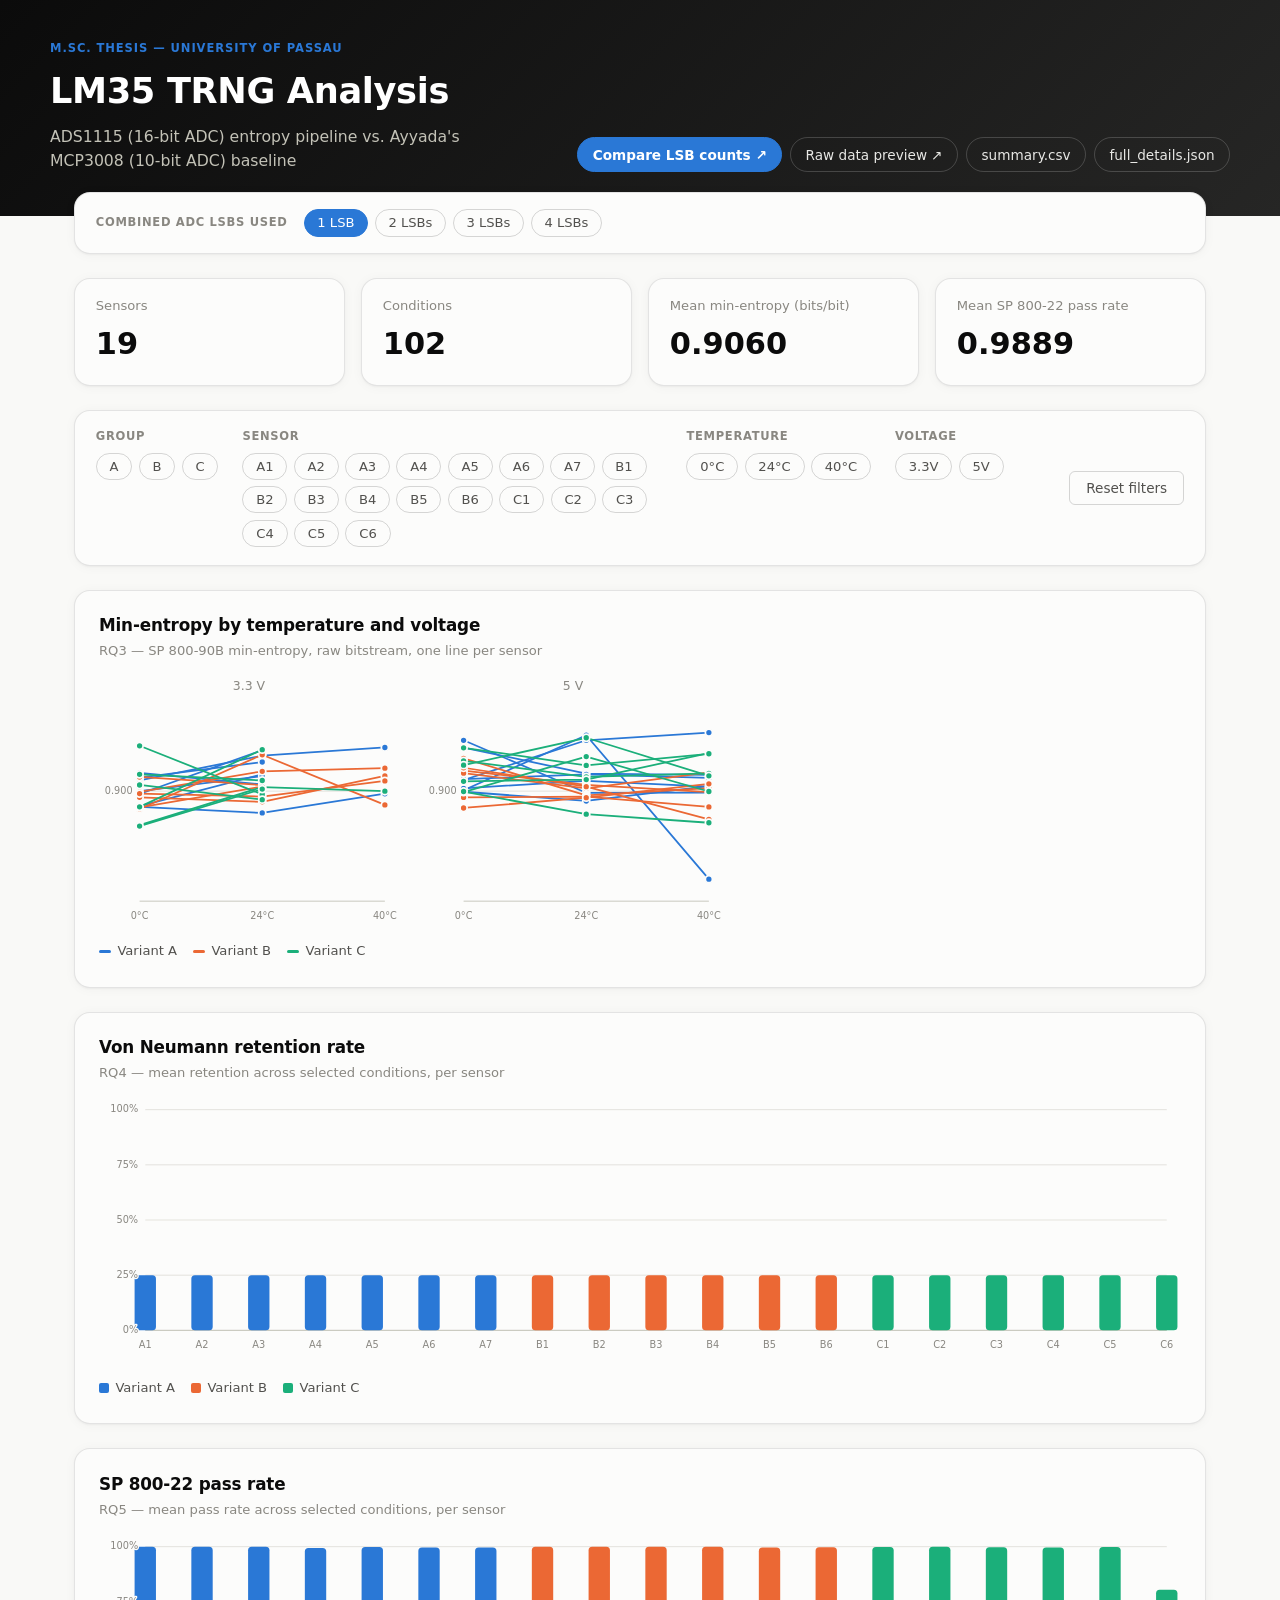
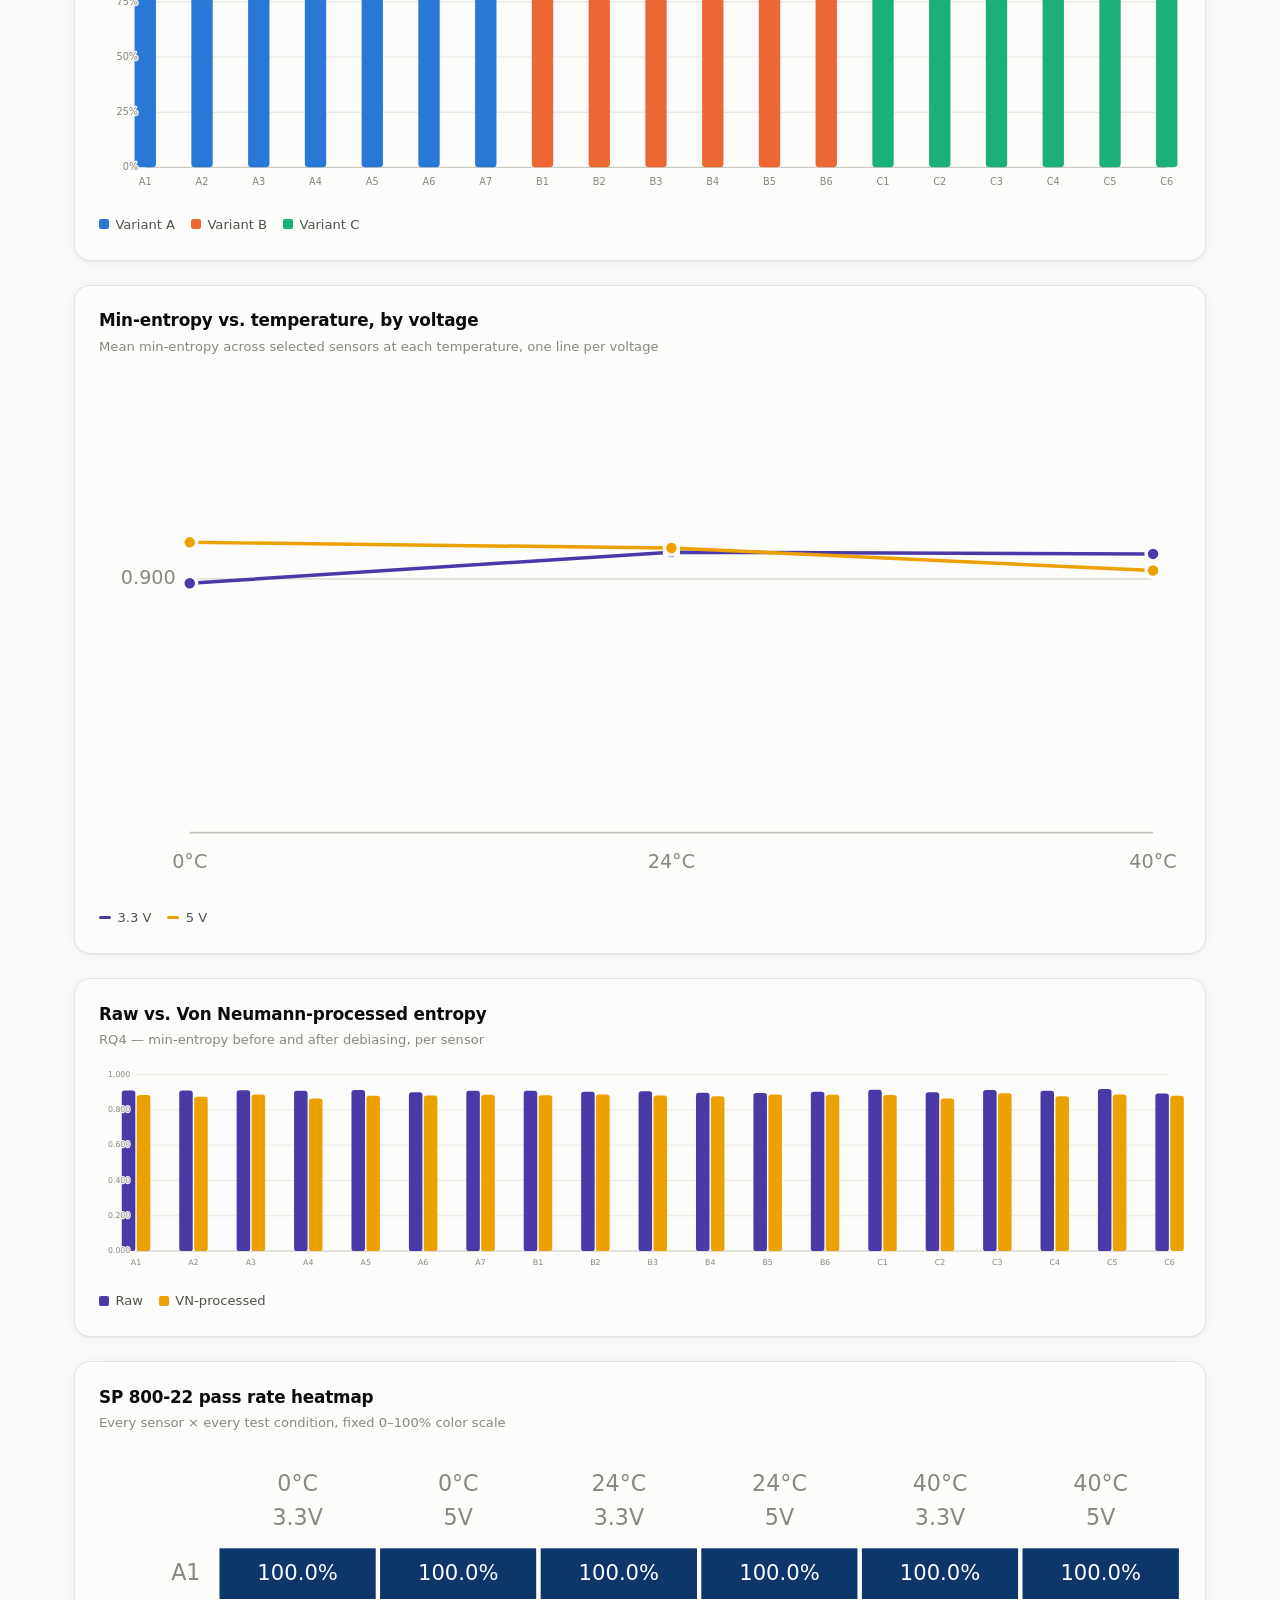
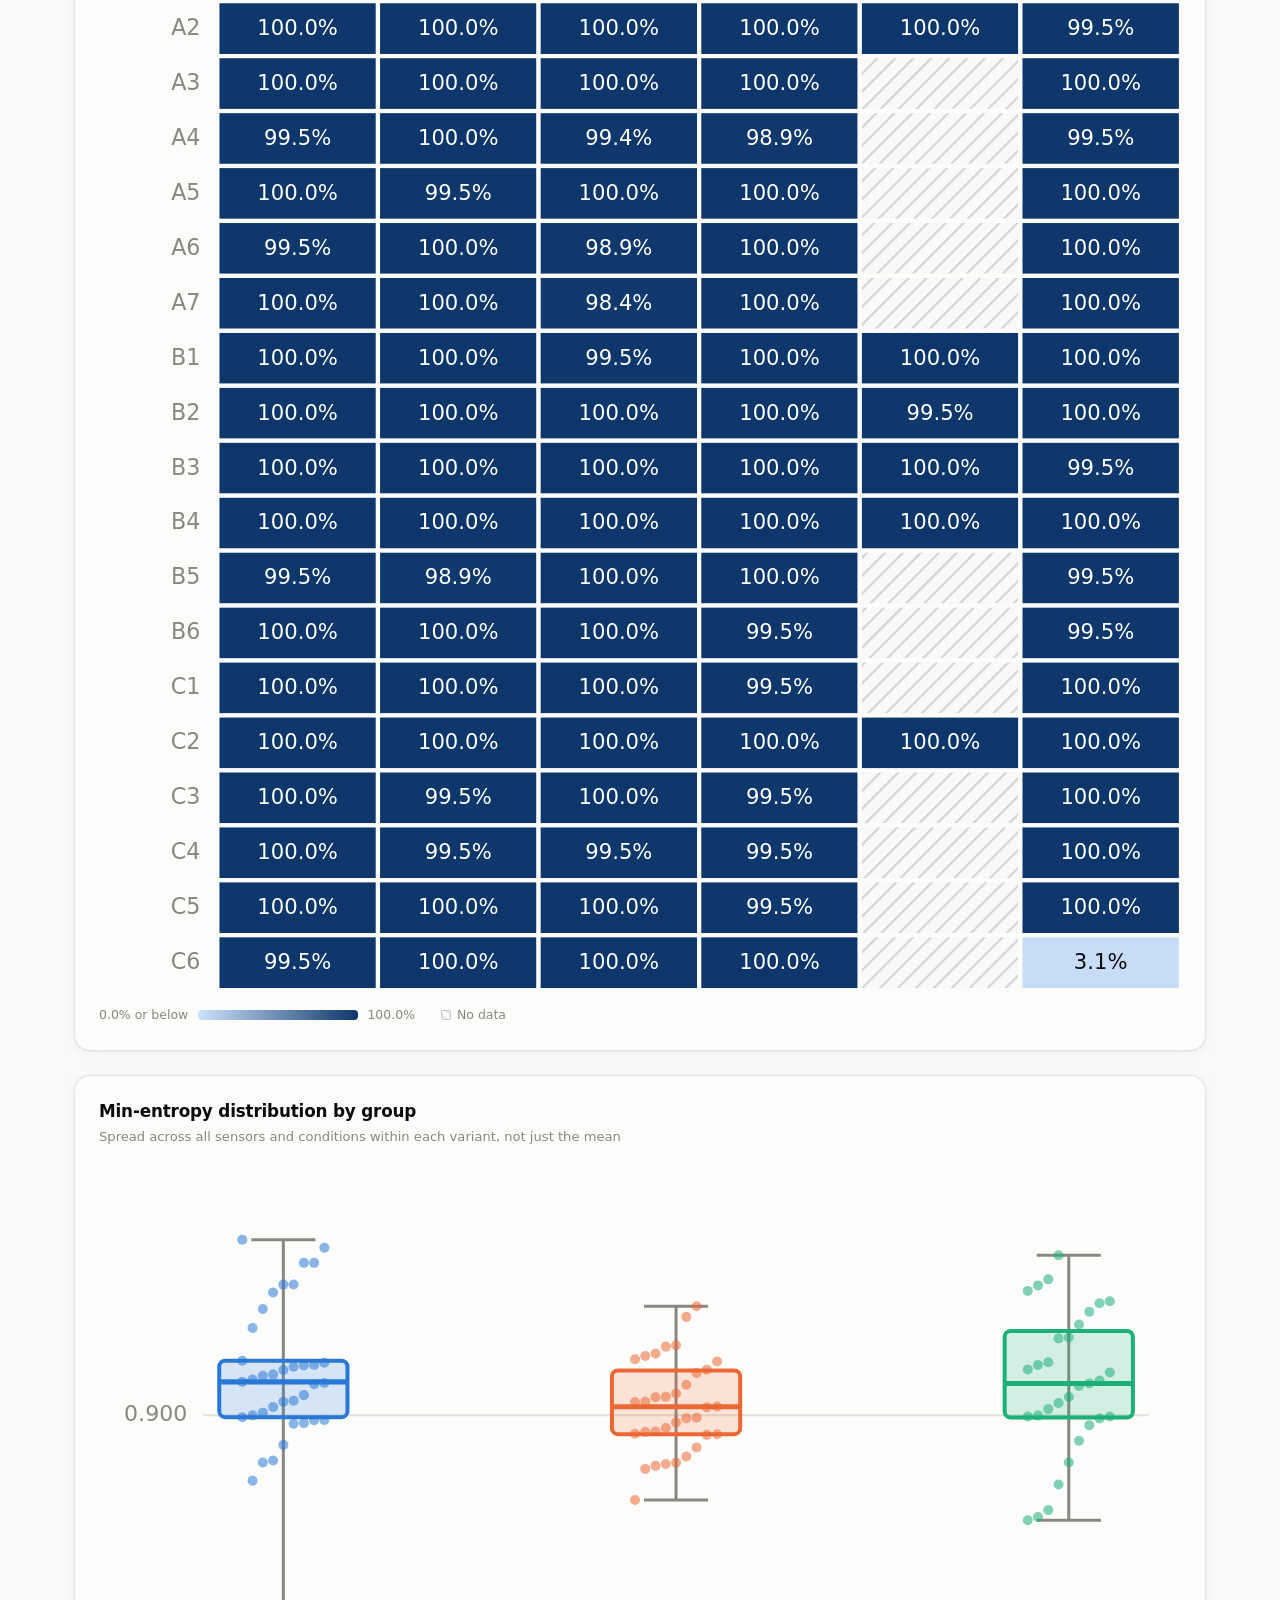
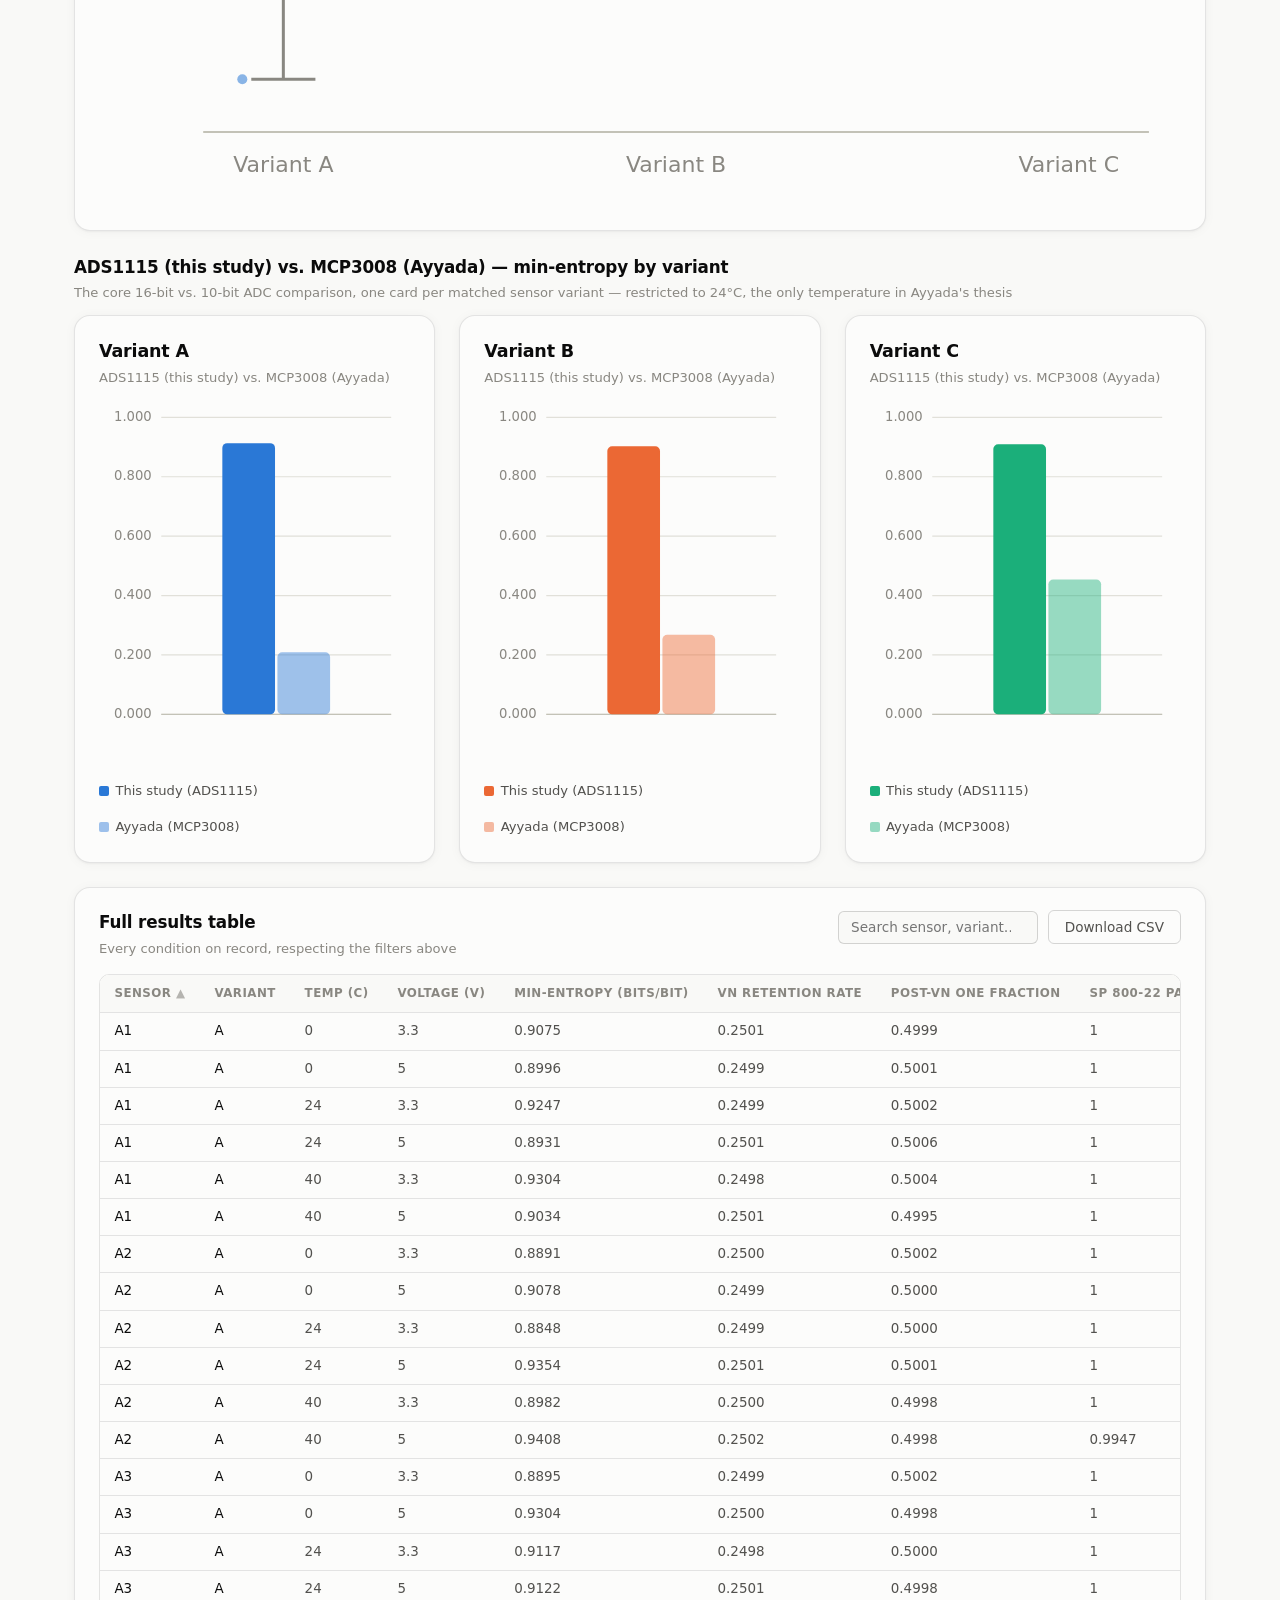
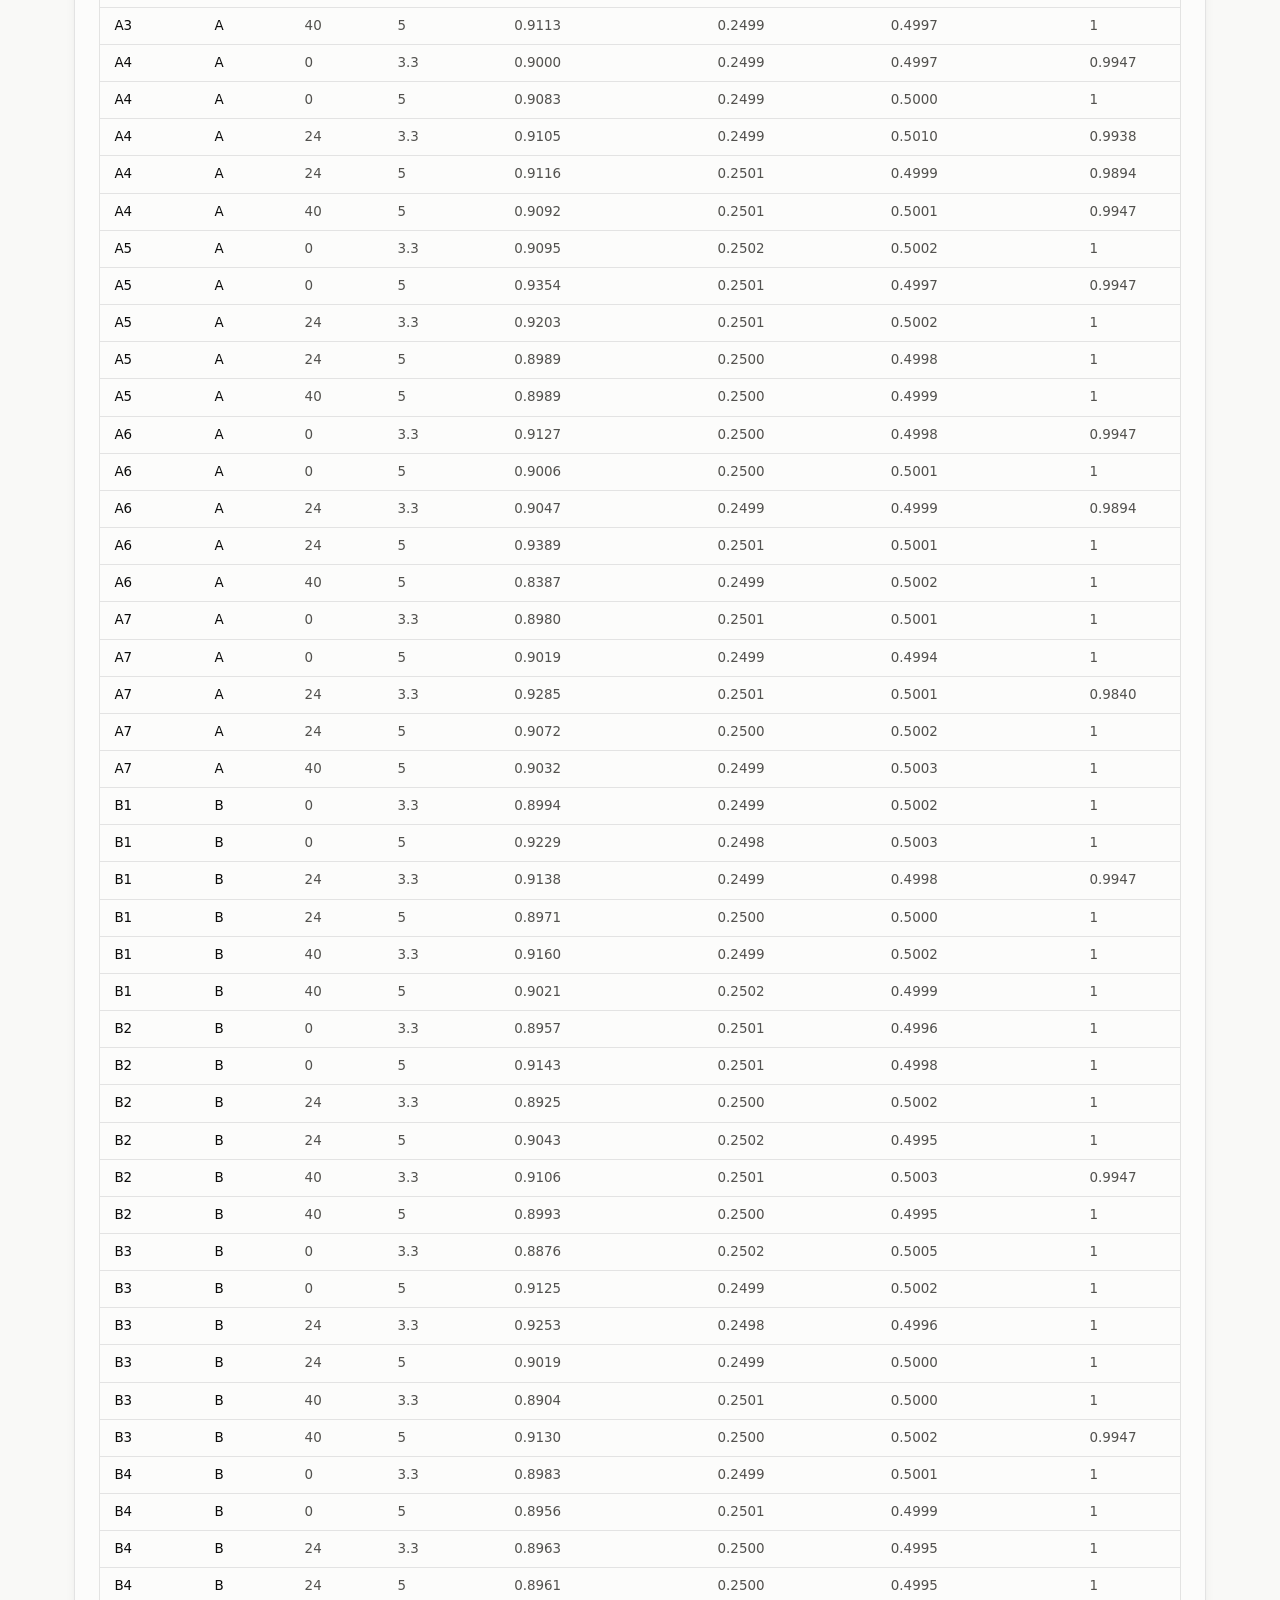
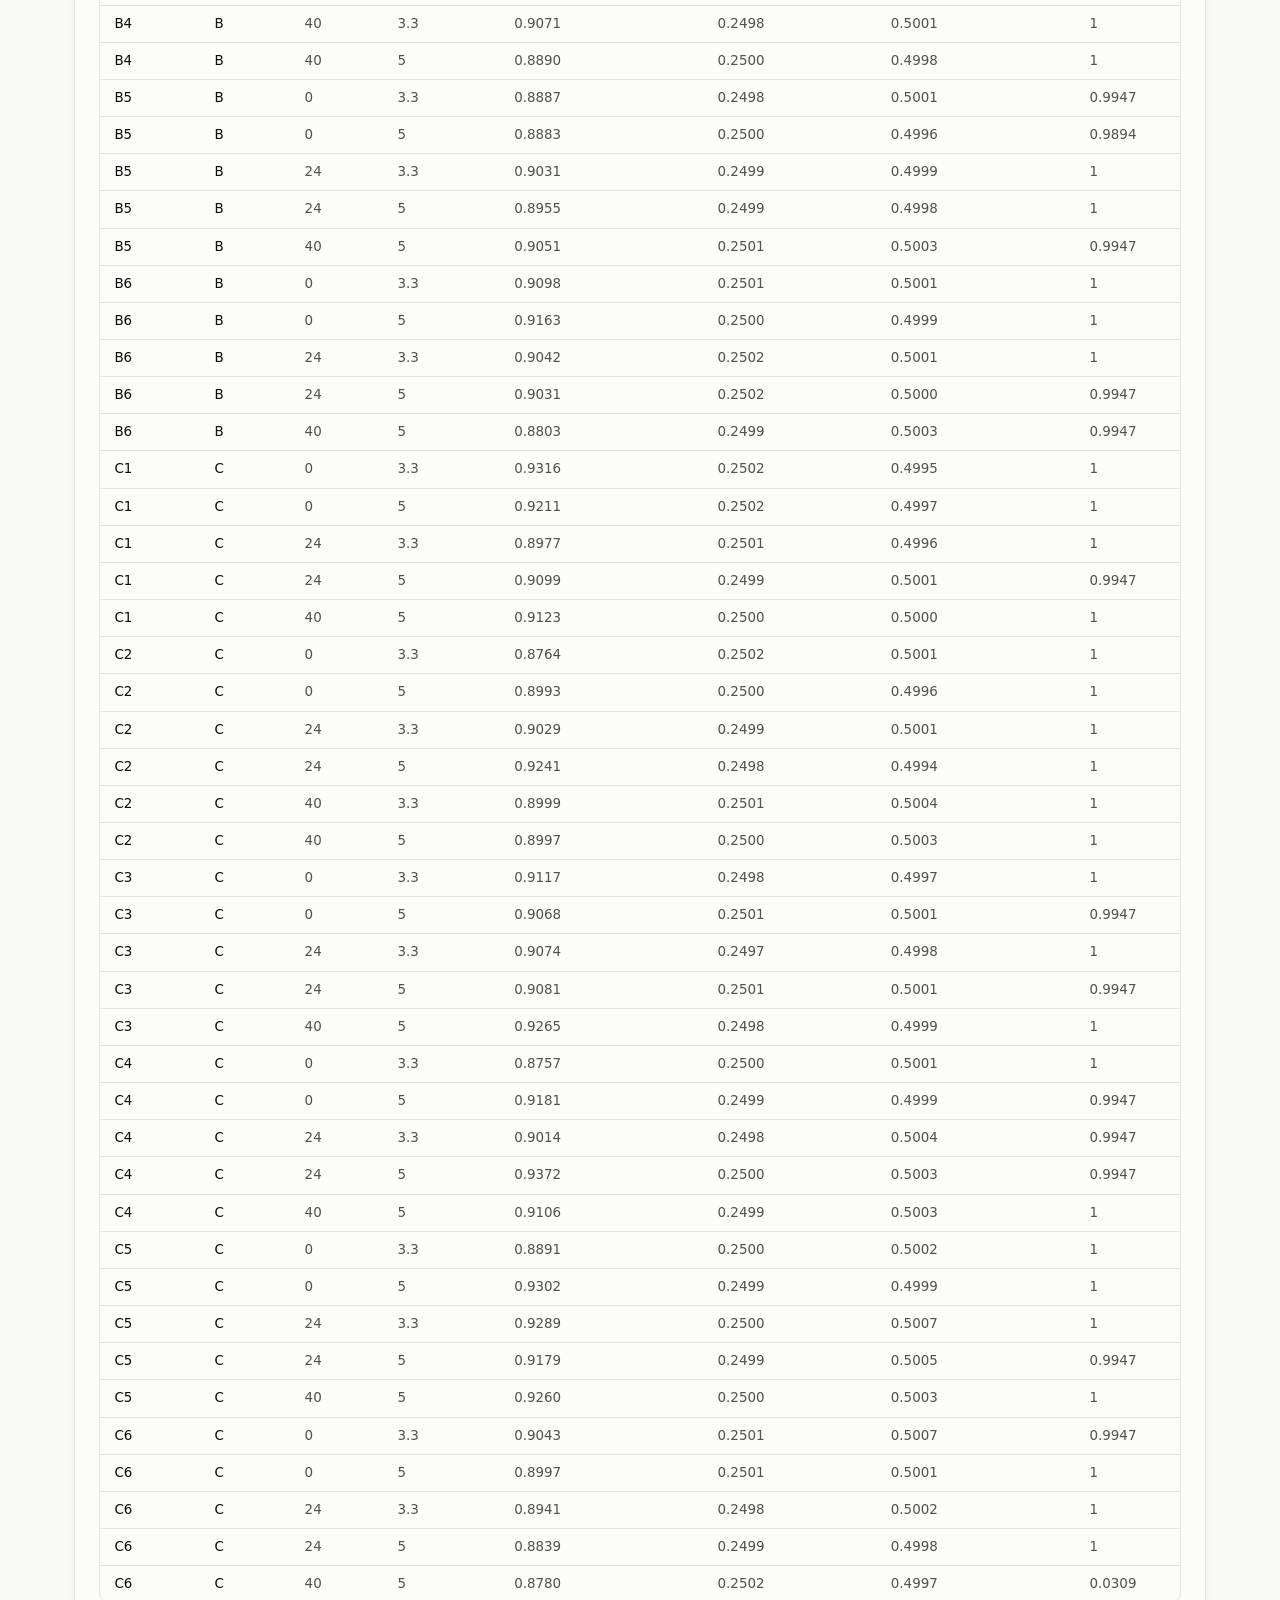
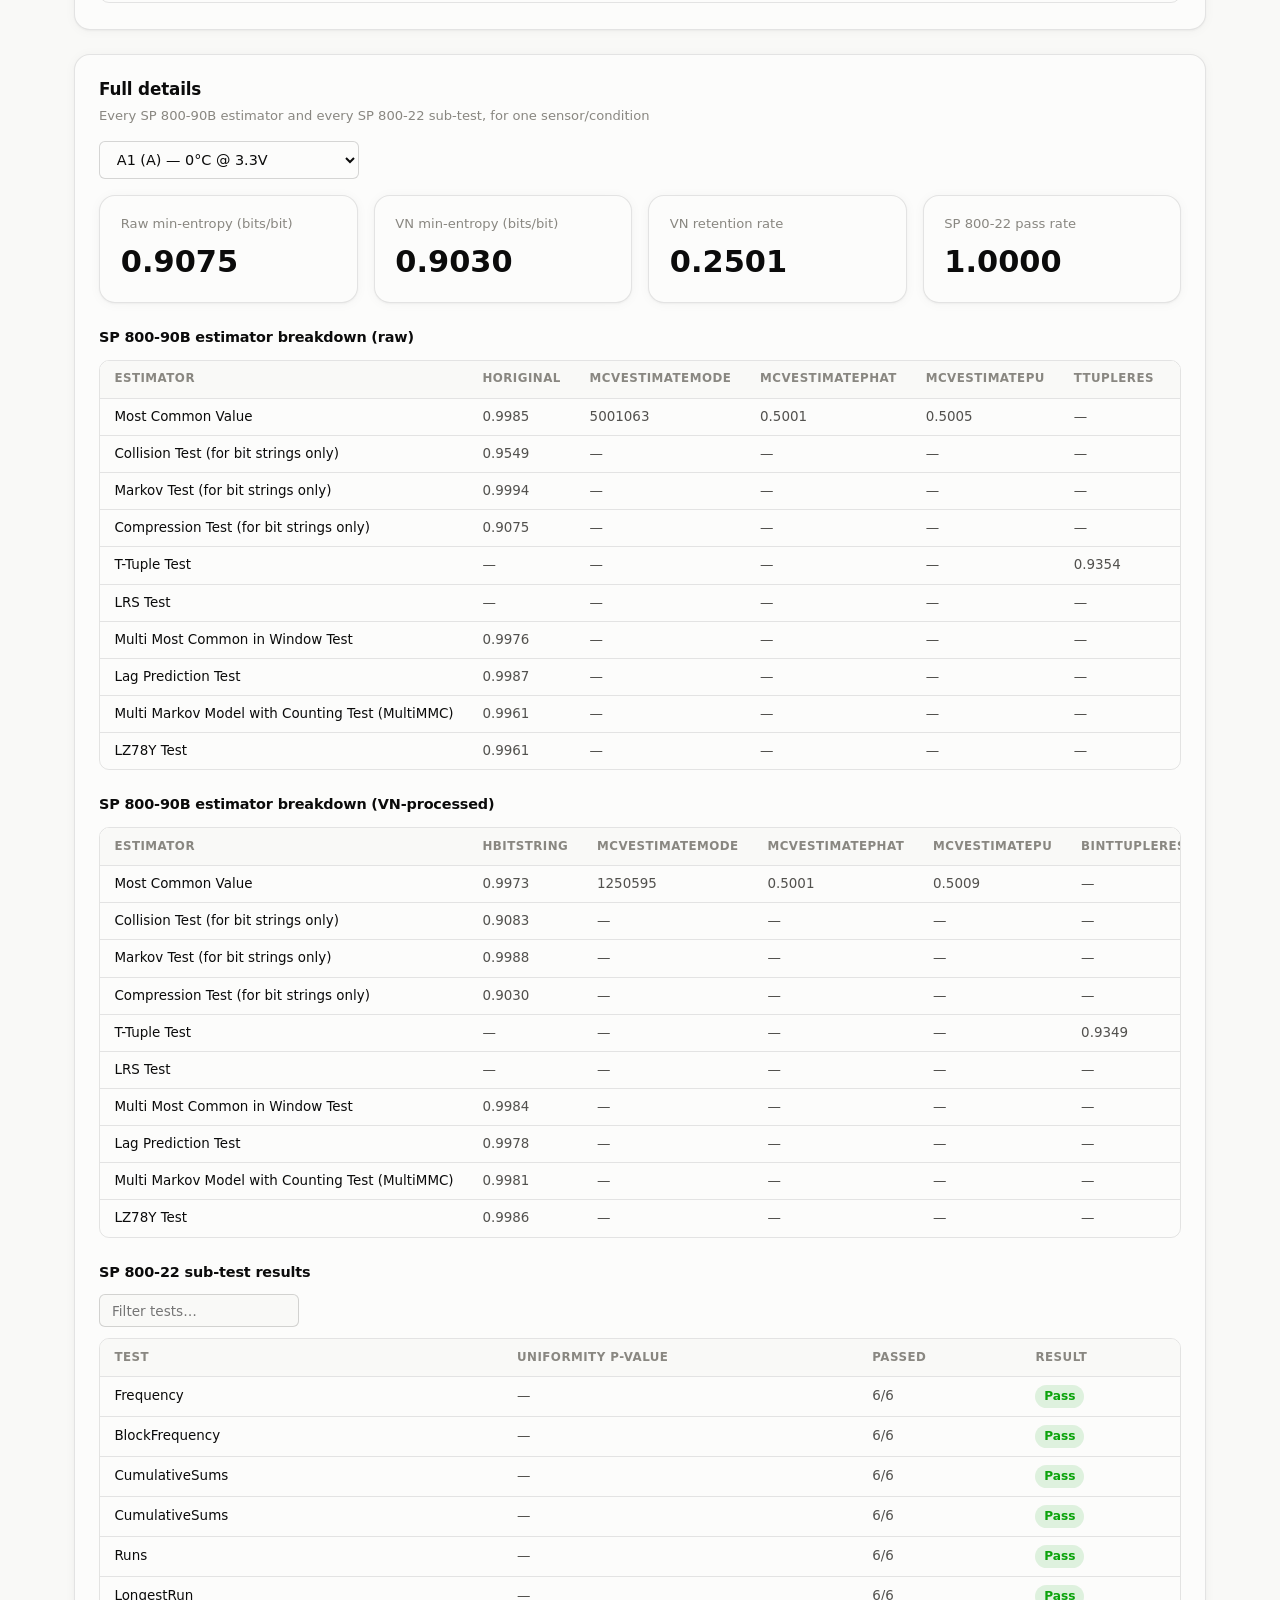
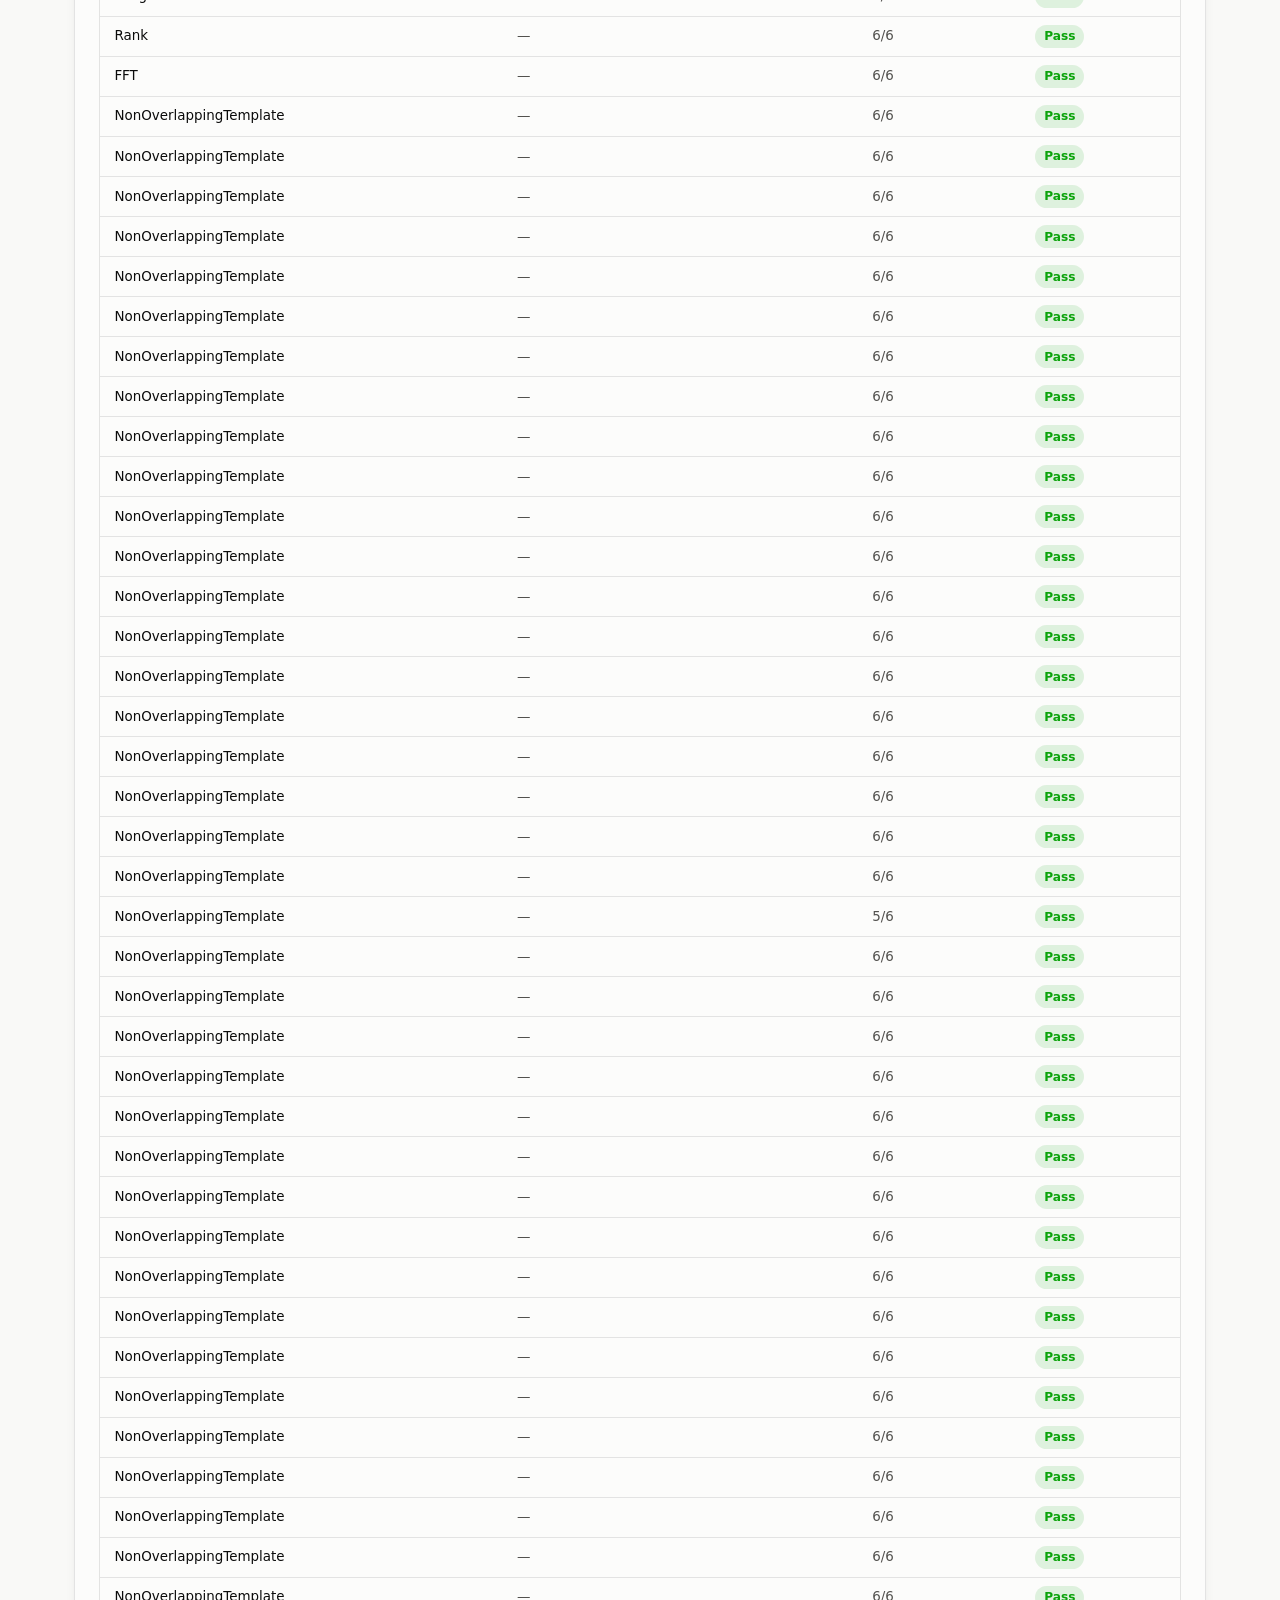
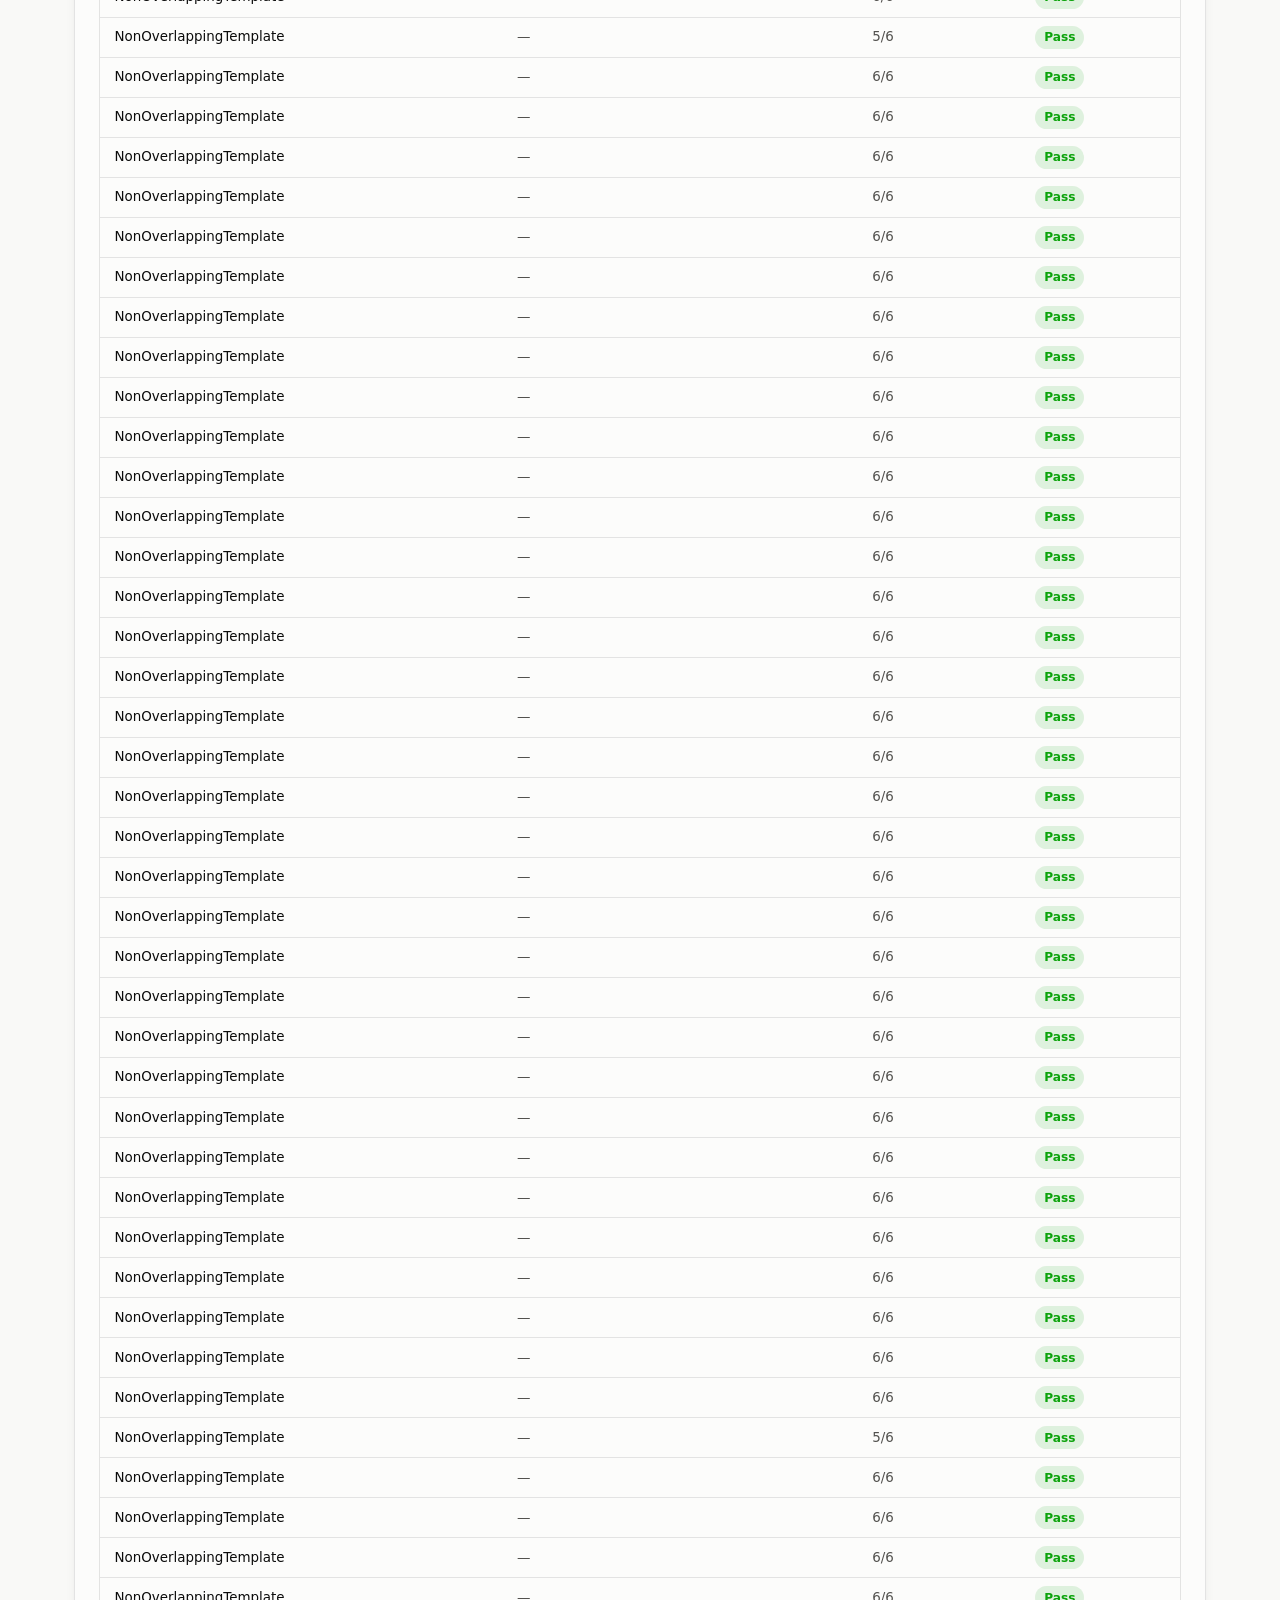
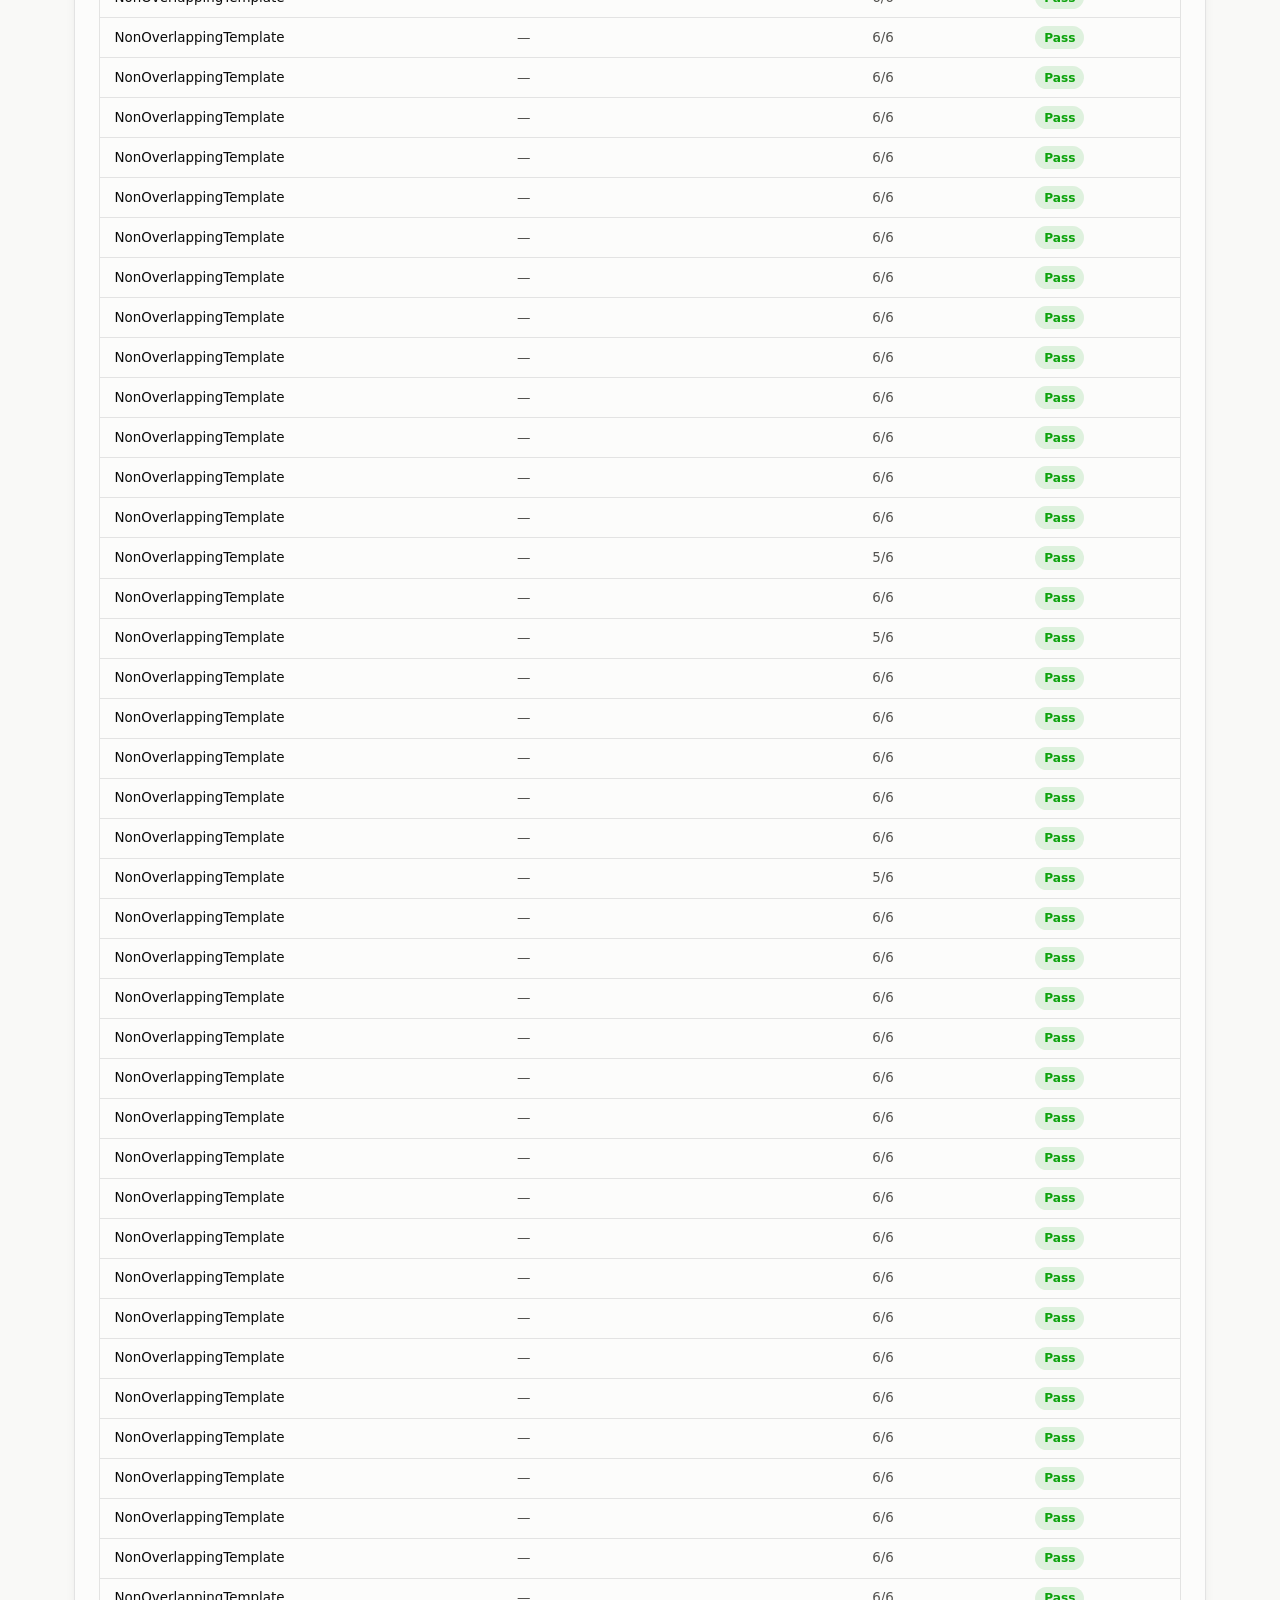
<file: docs/index.html>
<!doctype html>
<html lang="en">
    <head>
        <meta charset="utf-8" />
        <meta name="viewport" content="width=device-width, initial-scale=1" />
        <title>LM35 TRNG Analysis — Results Dashboard</title>
        <meta
            name="description"
            content="LM35 temperature sensor TRNG entropy analysis: SP 800-90B min-entropy, Von Neumann debiasing, and SP 800-22 results."
        />
        <link rel="stylesheet" href="styles.css" />
    </head>
    <body>
        <header class="site-header">
            <div class="header-inner">
                <div class="header-text">
                    <p class="eyebrow">M.Sc. Thesis — University of Passau</p>
                    <h1>LM35 TRNG Analysis</h1>
                    <p class="subtitle">
                        ADS1115 (16-bit ADC) entropy pipeline vs. Ayyada's
                        MCP3008 (10-bit ADC) baseline
                    </p>
                </div>
                <nav class="header-meta">
                    <a
                        href="compare.html"
                        target="_blank"
                        rel="noopener"
                        class="header-meta-cta"
                        >Compare LSB counts &#8599;</a
                    >
                    <a href="raw-data.html" target="_blank" rel="noopener"
                        >Raw data preview &#8599;</a
                    >
                    <a href="#" id="link-summary-csv">summary.csv</a>
                    <a href="#" id="link-details-json">full_details.json</a>
                </nav>
            </div>
        </header>

        <main>
            <section class="bit-switch-bar">
                <span class="filter-group-label">Combined ADC LSBs used</span>
                <div class="pill-row" id="bit-switch"></div>
            </section>

            <section class="stat-row" id="stat-row"></section>

            <section class="filter-bar" id="filter-bar">
                <div class="filter-group">
                    <span class="filter-group-label">Group</span>
                    <div class="pill-row" id="filter-variant"></div>
                </div>
                <div class="filter-group">
                    <span class="filter-group-label">Sensor</span>
                    <div class="pill-row" id="filter-sensor"></div>
                </div>
                <div class="filter-group">
                    <span class="filter-group-label">Temperature</span>
                    <div class="pill-row" id="filter-temp"></div>
                </div>
                <div class="filter-group">
                    <span class="filter-group-label">Voltage</span>
                    <div class="pill-row" id="filter-voltage"></div>
                </div>
                <div class="filter-bar-actions">
                    <button class="btn-ghost" id="reset-filters">
                        Reset filters
                    </button>
                </div>
            </section>

            <section class="chart-card">
                <div class="card-head">
                    <div>
                        <h2>Min-entropy by temperature and voltage</h2>
                        <p class="card-sub">
                            RQ3 — SP 800-90B min-entropy, raw bitstream, one
                            line per sensor
                        </p>
                    </div>
                </div>
                <div class="chart-svg-wrap" id="chart-entropy"></div>
            </section>

            <section class="chart-card">
                <div class="card-head">
                    <div>
                        <h2>Von Neumann retention rate</h2>
                        <p class="card-sub">
                            RQ4 — mean retention across selected conditions, per
                            sensor
                        </p>
                    </div>
                </div>
                <div class="chart-svg-wrap" id="chart-retention"></div>
            </section>

            <section class="chart-card">
                <div class="card-head">
                    <div>
                        <h2>SP 800-22 pass rate</h2>
                        <p class="card-sub">
                            RQ5 — mean pass rate across selected conditions, per
                            sensor
                        </p>
                    </div>
                </div>
                <div class="chart-svg-wrap" id="chart-passrate"></div>
            </section>

            <section class="chart-card">
                <div class="card-head">
                    <div>
                        <h2>Min-entropy vs. temperature, by voltage</h2>
                        <p class="card-sub">
                            Mean min-entropy across selected sensors at each
                            temperature, one line per voltage
                        </p>
                    </div>
                </div>
                <div class="chart-svg-wrap" id="chart-tempvoltage"></div>
            </section>

            <section class="chart-card">
                <div class="card-head">
                    <div>
                        <h2>Raw vs. Von Neumann-processed entropy</h2>
                        <p class="card-sub">
                            RQ4 — min-entropy before and after debiasing, per
                            sensor
                        </p>
                    </div>
                </div>
                <div class="chart-svg-wrap" id="chart-raw-vs-processed"></div>
            </section>

            <section class="chart-card">
                <div class="card-head">
                    <div>
                        <h2>SP 800-22 pass rate heatmap</h2>
                        <p class="card-sub">
                            Every sensor × every test condition, fixed 0–100%
                            color scale
                        </p>
                    </div>
                </div>
                <div
                    class="chart-svg-wrap heatmap-scroll"
                    id="chart-heatmap"
                ></div>
            </section>

            <section class="chart-card">
                <div class="card-head">
                    <div>
                        <h2>Min-entropy distribution by group</h2>
                        <p class="card-sub">
                            Spread across all sensors and conditions within each
                            variant, not just the mean
                        </p>
                    </div>
                </div>
                <div class="chart-svg-wrap" id="chart-boxplot"></div>
            </section>

            <div class="ayyada-intro">
                <h2>
                    ADS1115 (this study) vs. MCP3008 (Ayyada) — min-entropy by
                    variant
                </h2>
                <p class="card-sub">
                    The core 16-bit vs. 10-bit ADC comparison, one card per
                    matched sensor variant — restricted to 24°C, the only
                    temperature in Ayyada's thesis
                </p>
            </div>
            <div class="chart-row" id="chart-ayyada"></div>

            <section class="table-card">
                <div class="card-head">
                    <div>
                        <h2>Full results table</h2>
                        <p class="card-sub">
                            Every condition on record, respecting the filters
                            above
                        </p>
                    </div>
                    <div class="table-tools">
                        <input
                            type="search"
                            id="table-search"
                            placeholder="Search sensor, variant…"
                        />
                        <button class="btn-ghost" id="download-summary">
                            Download CSV
                        </button>
                    </div>
                </div>
                <div class="table-scroll">
                    <table id="results-table"></table>
                </div>
            </section>

            <section class="detail-card">
                <div class="card-head">
                    <div>
                        <h2>Full details</h2>
                        <p class="card-sub">
                            Every SP 800-90B estimator and every SP 800-22
                            sub-test, for one sensor/condition
                        </p>
                    </div>
                </div>
                <div class="detail-controls">
                    <select id="detail-select"></select>
                </div>
                <div class="detail-stats" id="detail-stats"></div>
                <div class="detail-tables">
                    <div>
                        <h3>SP 800-90B estimator breakdown (raw)</h3>
                        <div class="table-scroll">
                            <table id="estimator-table"></table>
                        </div>
                    </div>
                    <div>
                        <h3>SP 800-90B estimator breakdown (VN-processed)</h3>
                        <div class="table-scroll">
                            <table id="estimator-table-vn"></table>
                        </div>
                    </div>
                    <div>
                        <h3>SP 800-22 sub-test results</h3>
                        <div class="table-tools">
                            <input
                                type="search"
                                id="subtest-search"
                                placeholder="Filter tests…"
                            />
                        </div>
                        <div class="table-scroll">
                            <table id="subtest-table"></table>
                        </div>
                    </div>
                </div>
            </section>
        </main>

        <footer class="site-footer">
            <p>
                Data refreshed by running the pipeline locally and pushing
                docs/data/.
            </p>
        </footer>

        <div id="tooltip" class="tooltip" hidden></div>

        <script src="chart-utils.js"></script>
        <script src="app.js"></script>
    </body>
</html>
</file>
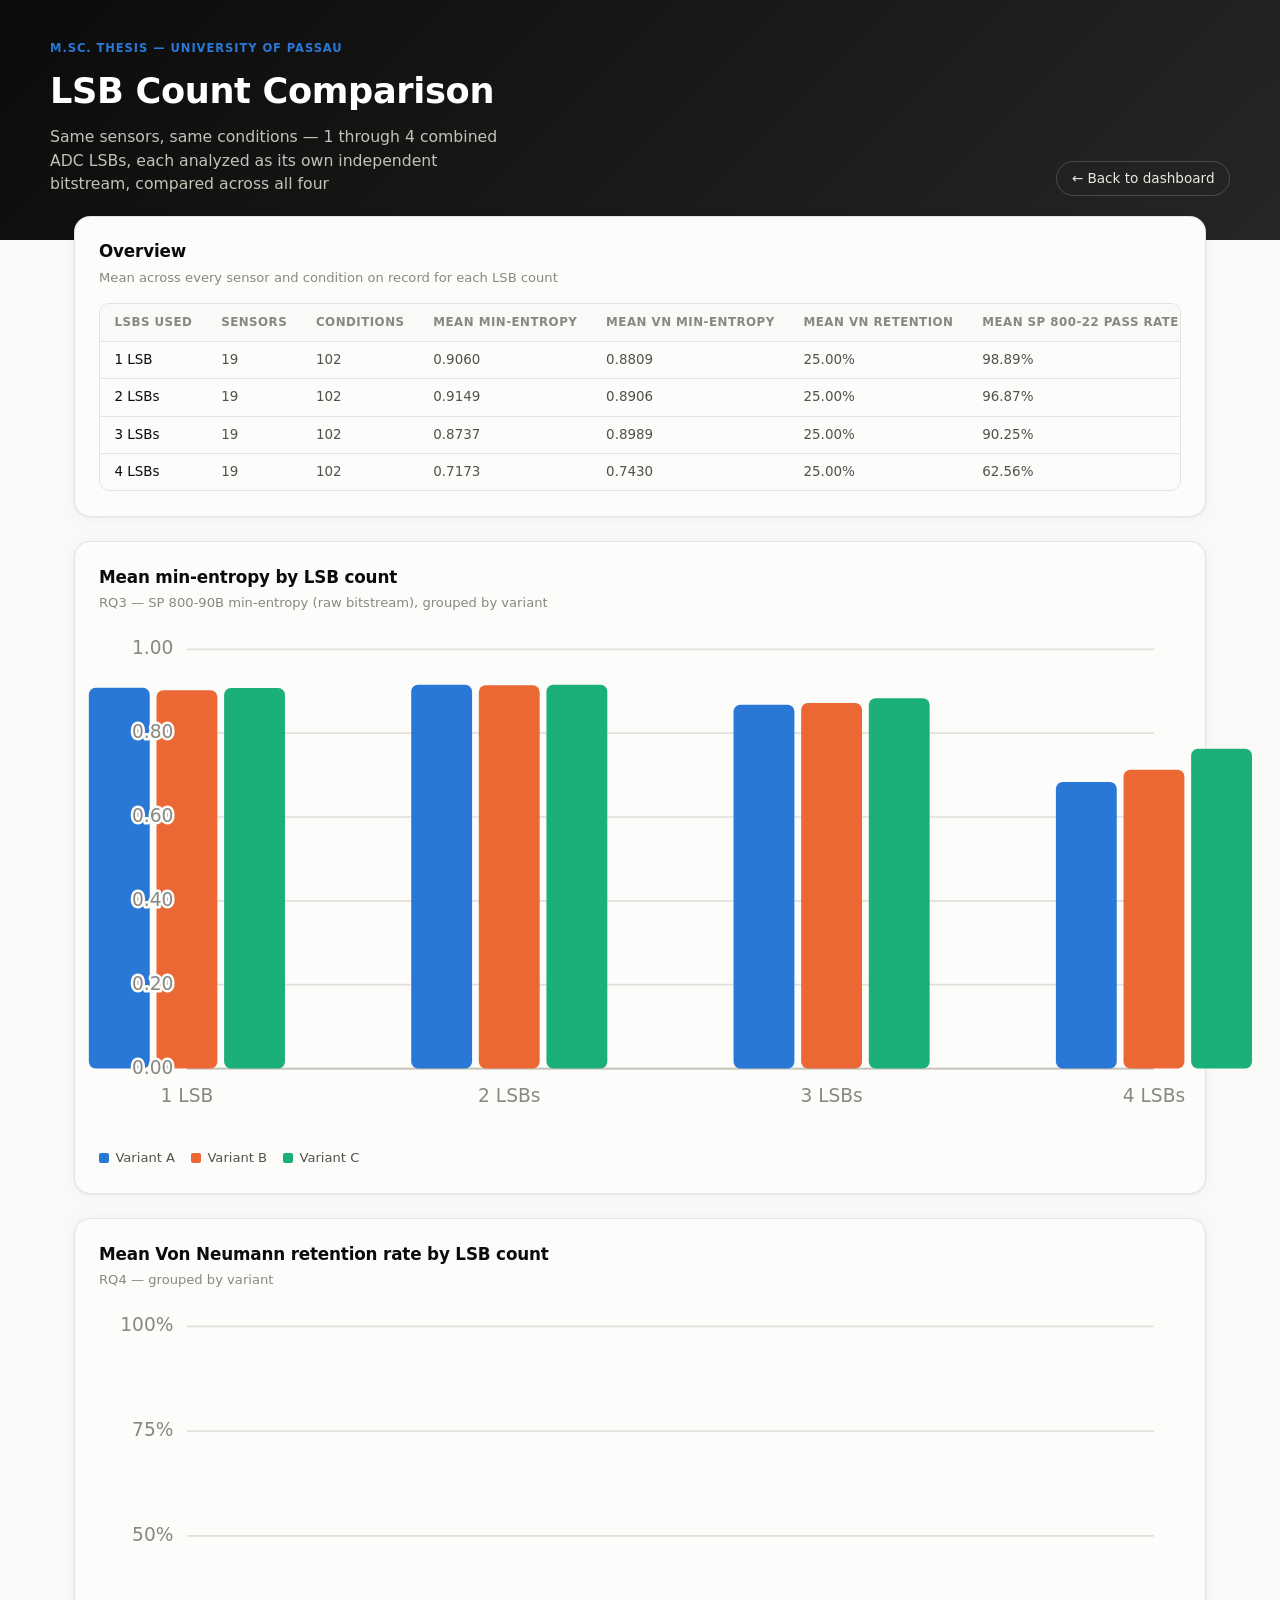
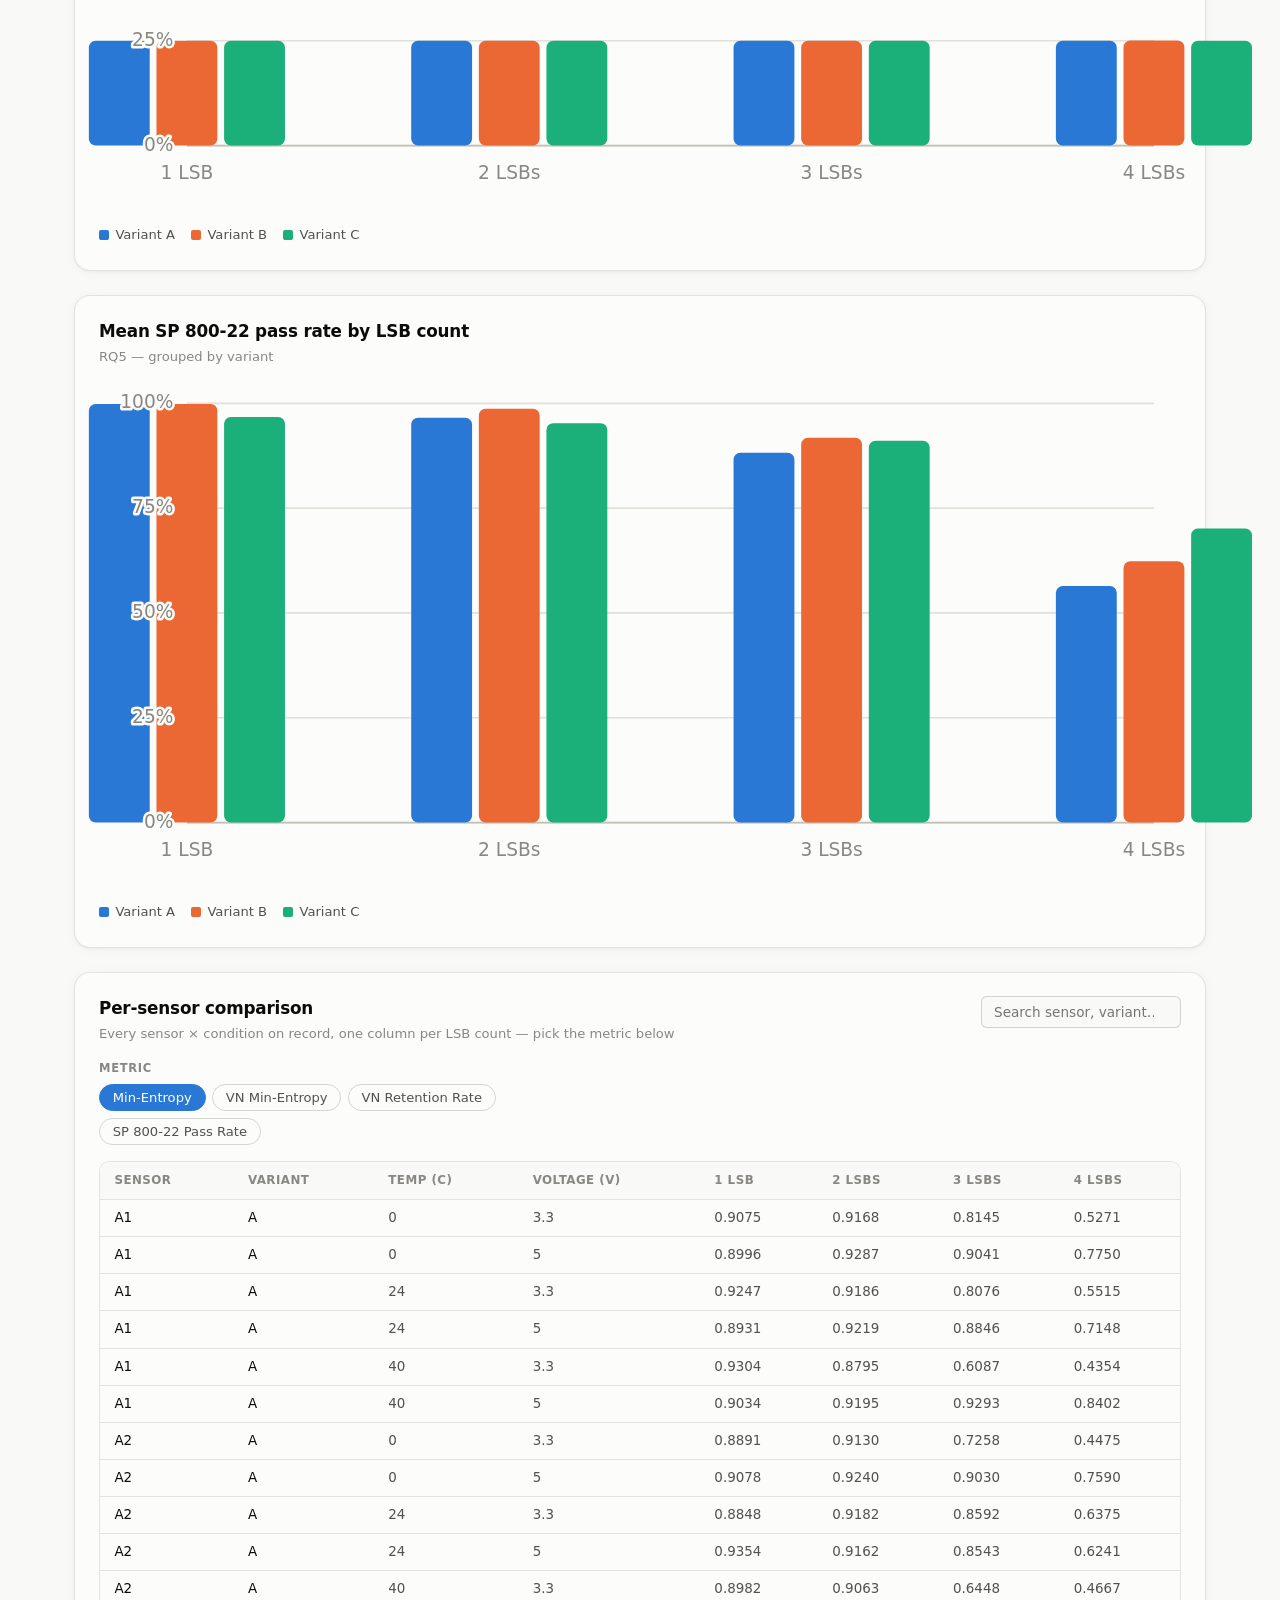
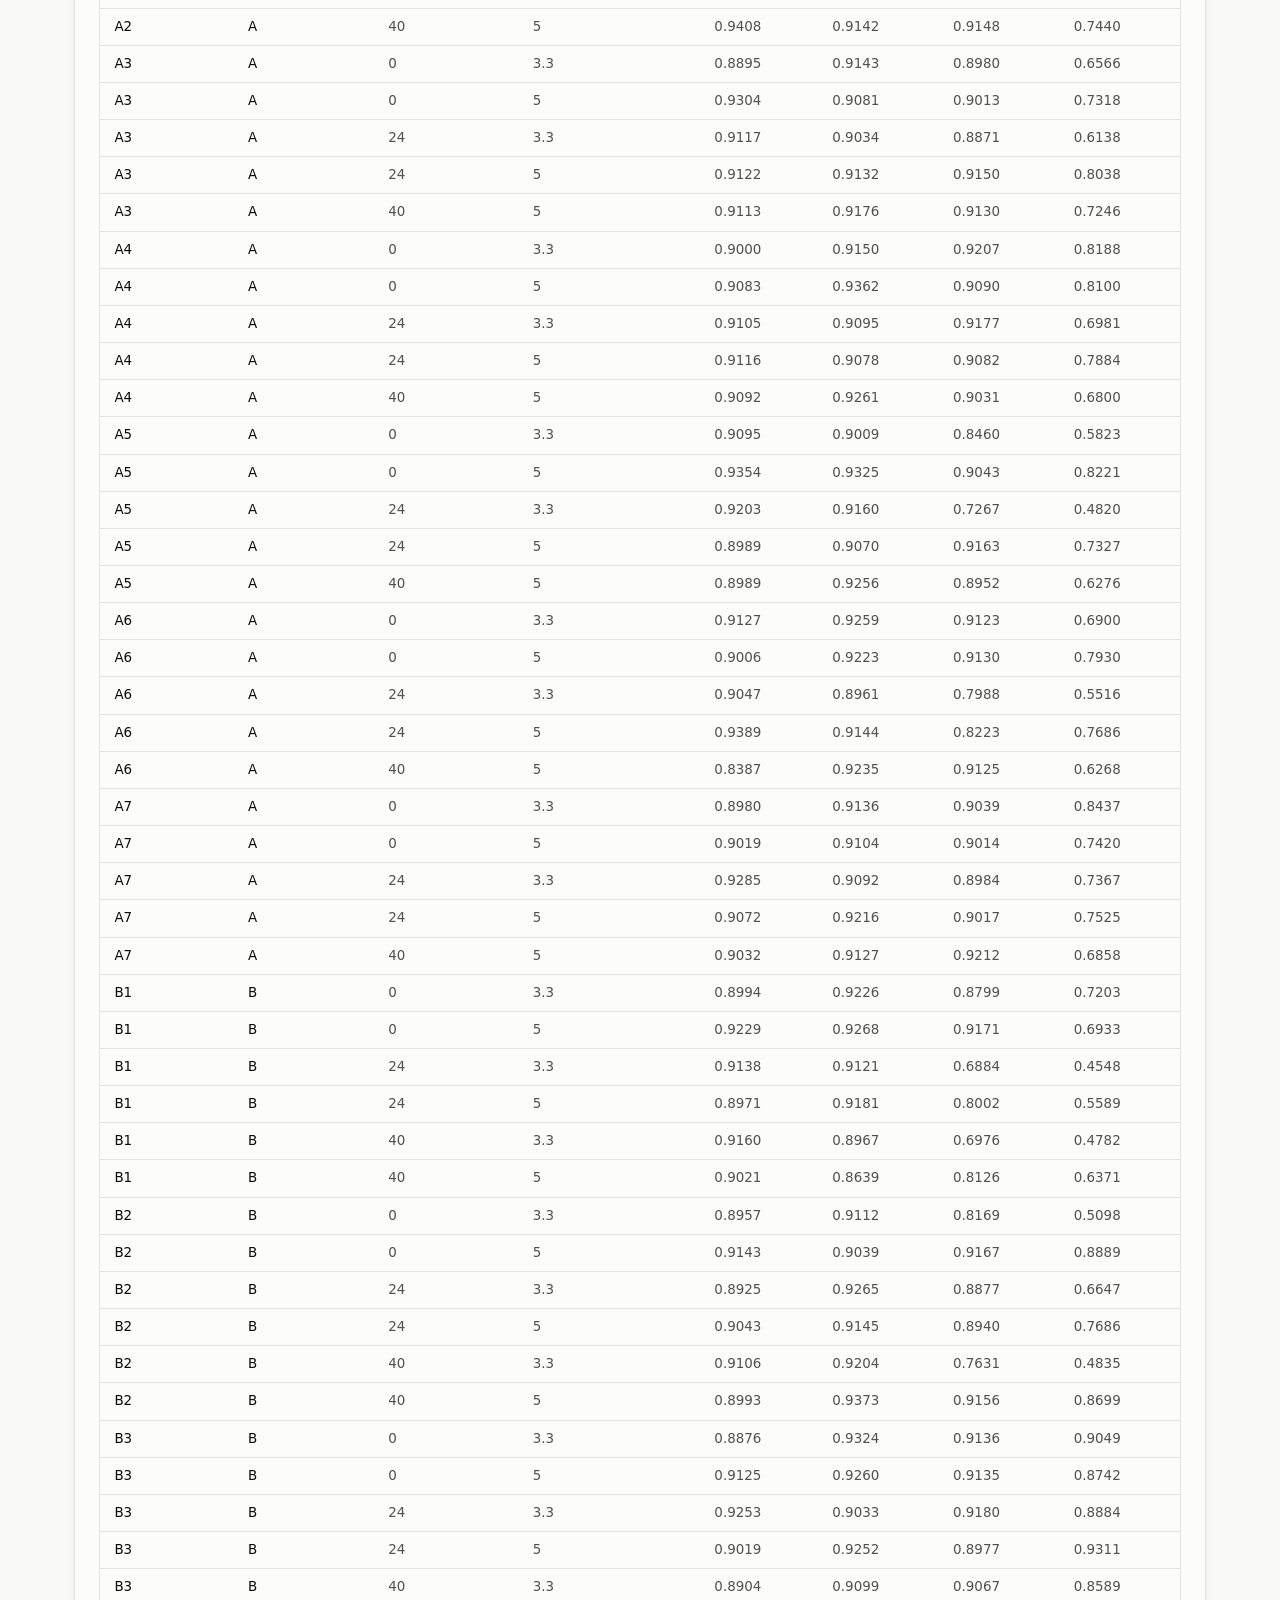
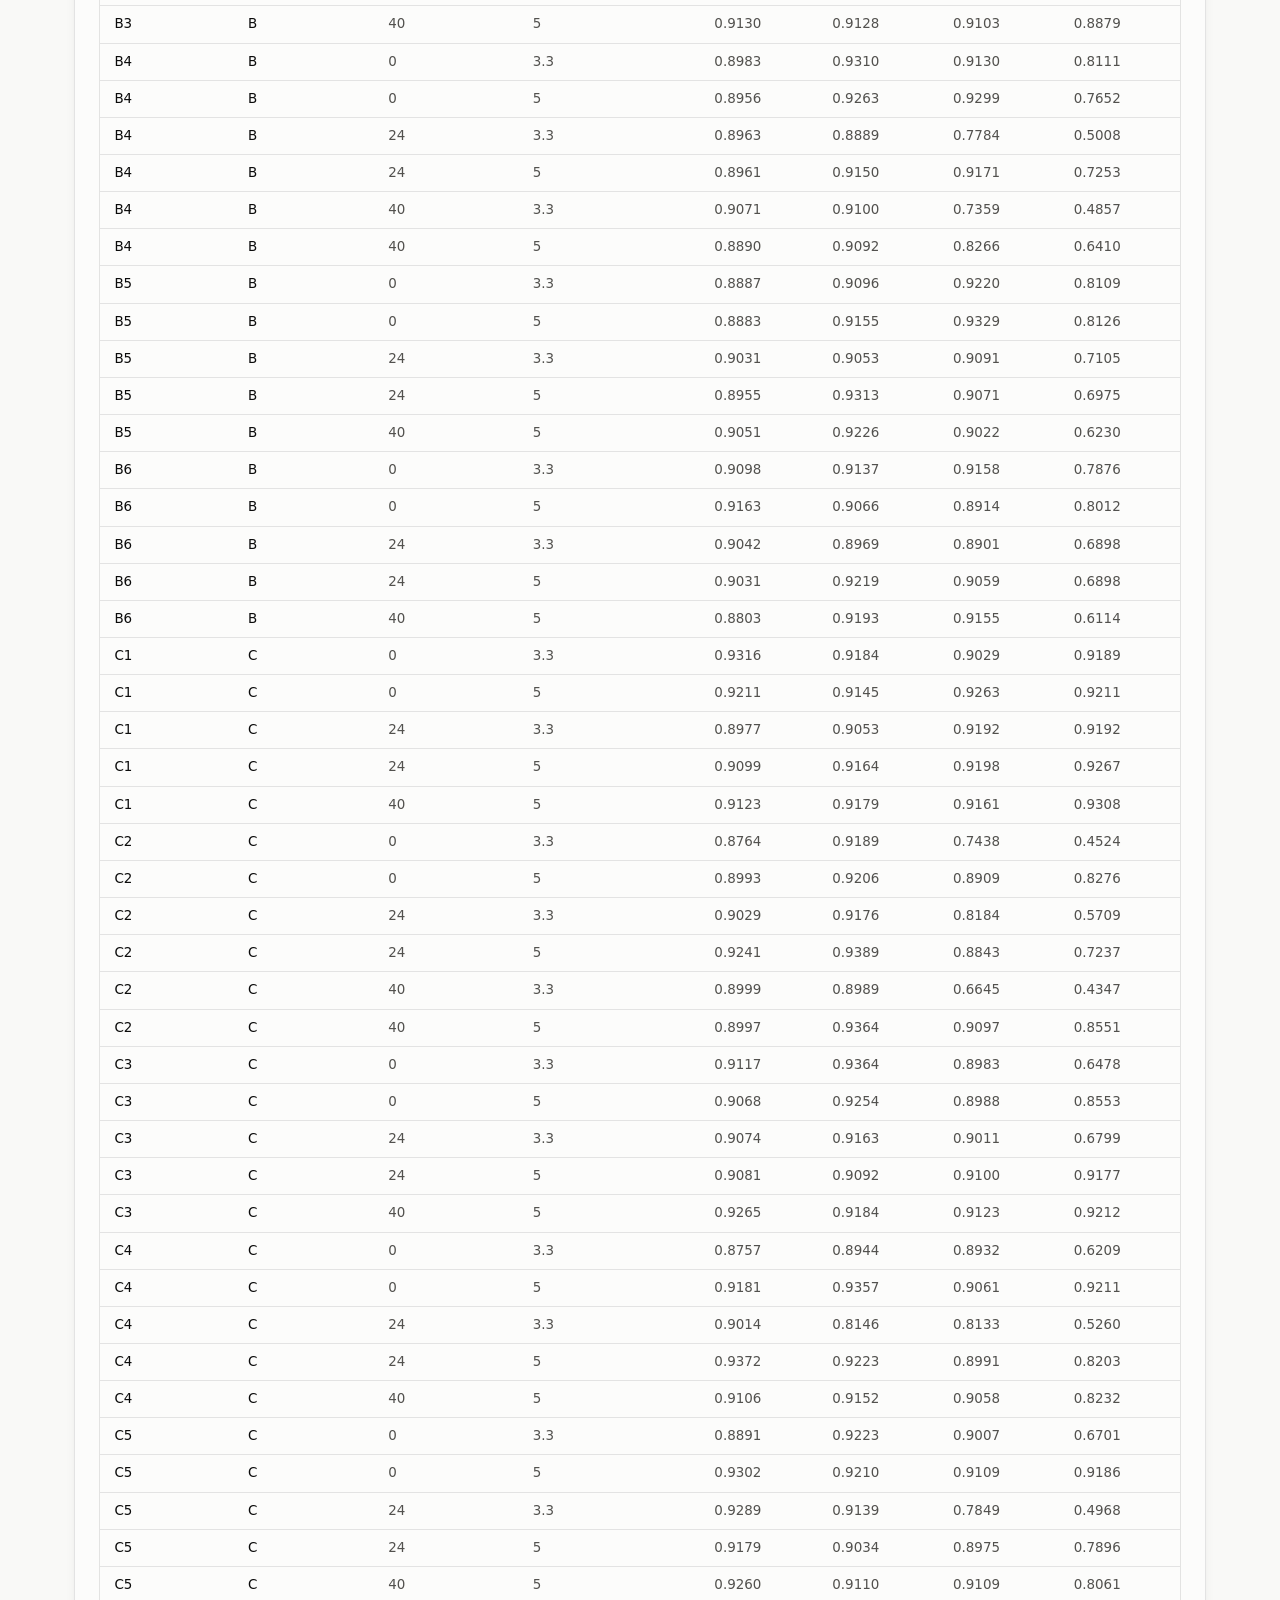
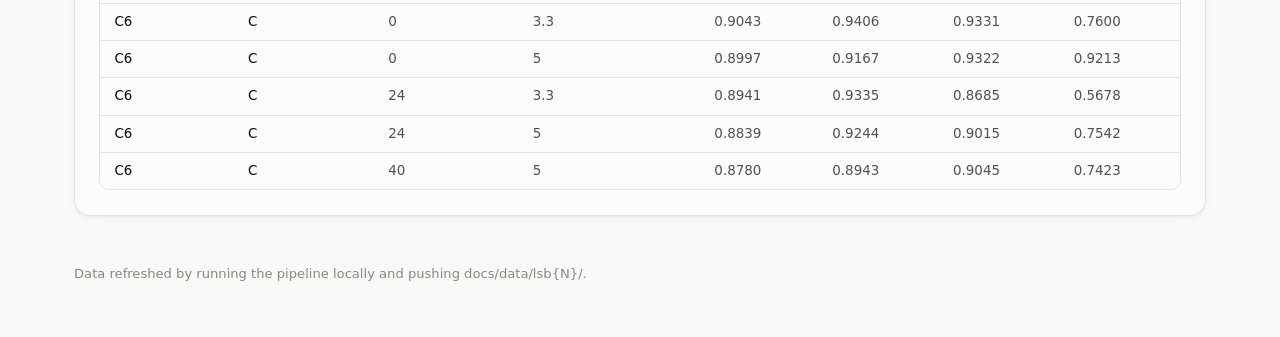
<file: docs/compare.html>
<!doctype html>
<html lang="en">
    <head>
        <meta charset="utf-8" />
        <meta name="viewport" content="width=device-width, initial-scale=1" />
        <title>LM35 TRNG Analysis — LSB Count Comparison</title>
        <meta
            name="description"
            content="Compare min-entropy, Von Neumann retention, and SP 800-22 pass rate across 1-4 combined ADC LSBs."
        />
        <link rel="stylesheet" href="styles.css" />
    </head>
    <body>
        <header class="site-header">
            <div class="header-inner">
                <div class="header-text">
                    <p class="eyebrow">M.Sc. Thesis — University of Passau</p>
                    <h1>LSB Count Comparison</h1>
                    <p class="subtitle">
                        Same sensors, same conditions — 1 through 4 combined ADC
                        LSBs, each analyzed as its own independent bitstream,
                        compared across all four
                    </p>
                </div>
                <nav class="header-meta">
                    <a href="index.html">&#8592; Back to dashboard</a>
                </nav>
            </div>
        </header>

        <main>
            <section class="table-card">
                <div class="card-head">
                    <div>
                        <h2>Overview</h2>
                        <p class="card-sub">
                            Mean across every sensor and condition on record for
                            each LSB count
                        </p>
                    </div>
                </div>
                <div class="table-scroll">
                    <table id="overview-table"></table>
                </div>
            </section>

            <section class="chart-card">
                <div class="card-head">
                    <div>
                        <h2>Mean min-entropy by LSB count</h2>
                        <p class="card-sub">
                            RQ3 — SP 800-90B min-entropy (raw bitstream),
                            grouped by variant
                        </p>
                    </div>
                </div>
                <div class="chart-svg-wrap" id="chart-entropy-compare"></div>
            </section>

            <section class="chart-card">
                <div class="card-head">
                    <div>
                        <h2>Mean Von Neumann retention rate by LSB count</h2>
                        <p class="card-sub">RQ4 — grouped by variant</p>
                    </div>
                </div>
                <div class="chart-svg-wrap" id="chart-retention-compare"></div>
            </section>

            <section class="chart-card">
                <div class="card-head">
                    <div>
                        <h2>Mean SP 800-22 pass rate by LSB count</h2>
                        <p class="card-sub">RQ5 — grouped by variant</p>
                    </div>
                </div>
                <div class="chart-svg-wrap" id="chart-passrate-compare"></div>
            </section>

            <section class="table-card">
                <div class="card-head">
                    <div>
                        <h2>Per-sensor comparison</h2>
                        <p class="card-sub">
                            Every sensor &times; condition on record, one column
                            per LSB count — pick the metric below
                        </p>
                    </div>
                    <div class="table-tools">
                        <input
                            type="search"
                            id="pivot-search"
                            placeholder="Search sensor, variant…"
                        />
                    </div>
                </div>
                <div class="filter-group" style="margin-bottom: 1rem">
                    <span class="filter-group-label">Metric</span>
                    <div class="pill-row" id="metric-switch"></div>
                </div>
                <div class="table-scroll"><table id="pivot-table"></table></div>
            </section>
        </main>

        <footer class="site-footer">
            <p>
                Data refreshed by running the pipeline locally and pushing
                docs/data/lsb{N}/.
            </p>
        </footer>

        <div id="tooltip" class="tooltip" hidden></div>

        <script src="chart-utils.js"></script>
        <script src="compare.js"></script>
    </body>
</html>
</file>
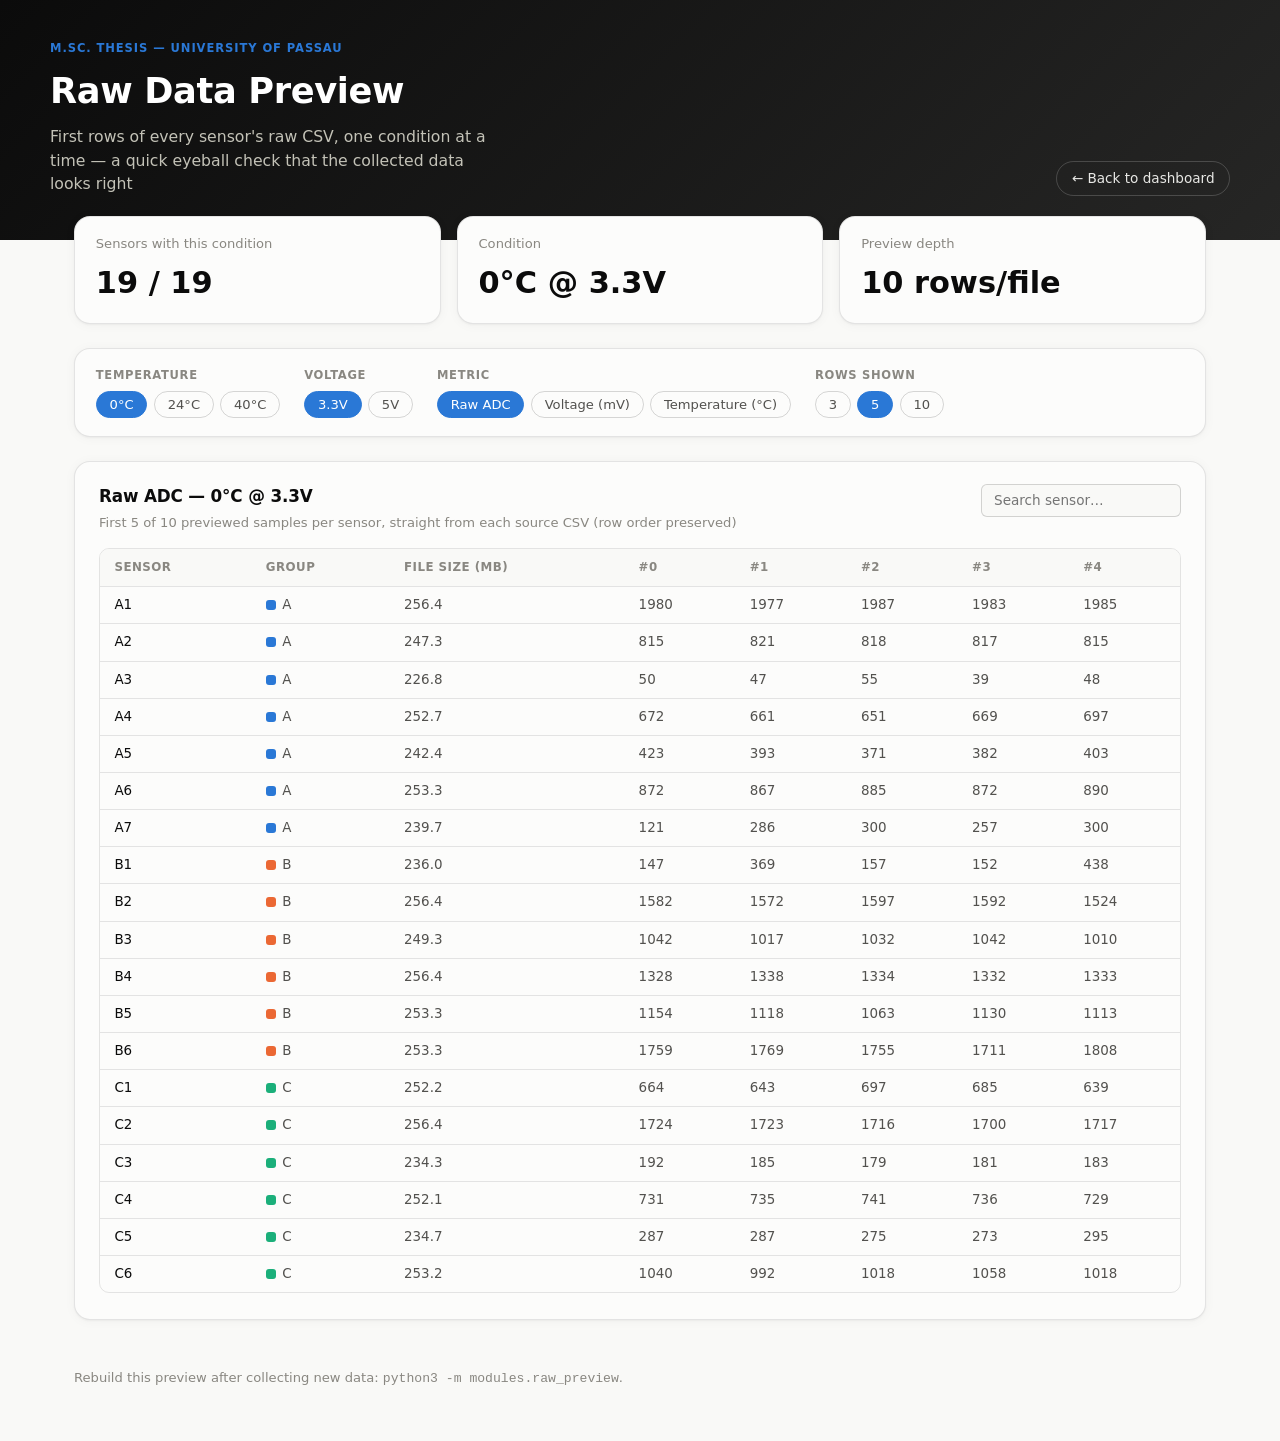
<file: docs/raw-data.html>
<!doctype html>
<html lang="en">
    <head>
        <meta charset="utf-8" />
        <meta name="viewport" content="width=device-width, initial-scale=1" />
        <title>LM35 TRNG Analysis — Raw Data Preview</title>
        <meta
            name="description"
            content="Sanity-check table: a handful of raw readings from every LM35 sensor at every temperature/voltage condition, straight from the source CSVs."
        />
        <link rel="stylesheet" href="styles.css" />
    </head>
    <body>
        <header class="site-header">
            <div class="header-inner">
                <div class="header-text">
                    <p class="eyebrow">M.Sc. Thesis — University of Passau</p>
                    <h1>Raw Data Preview</h1>
                    <p class="subtitle">
                        First rows of every sensor's raw CSV, one condition at a
                        time — a quick eyeball check that the collected data
                        looks right
                    </p>
                </div>
                <nav class="header-meta">
                    <a href="index.html">&#8592; Back to dashboard</a>
                </nav>
            </div>
        </header>

        <main>
            <section class="stat-row" id="stat-row"></section>

            <section class="filter-bar" id="filter-bar">
                <div class="filter-group">
                    <span class="filter-group-label">Temperature</span>
                    <div class="pill-row" id="filter-temp"></div>
                </div>
                <div class="filter-group">
                    <span class="filter-group-label">Voltage</span>
                    <div class="pill-row" id="filter-voltage"></div>
                </div>
                <div class="filter-group">
                    <span class="filter-group-label">Metric</span>
                    <div class="pill-row" id="filter-metric"></div>
                </div>
                <div class="filter-group">
                    <span class="filter-group-label">Rows shown</span>
                    <div class="pill-row" id="filter-rowcount"></div>
                </div>
            </section>

            <section class="table-card">
                <div class="card-head">
                    <div>
                        <h2 id="table-title">Sensor readings</h2>
                        <p class="card-sub" id="table-sub">
                            First samples from each sensor's CSV for the
                            selected condition, in file order
                        </p>
                    </div>
                    <div class="table-tools">
                        <input
                            type="search"
                            id="table-search"
                            placeholder="Search sensor…"
                        />
                    </div>
                </div>
                <div class="table-scroll">
                    <table id="preview-table"></table>
                </div>
            </section>

            <div
                class="pending-note"
                id="expected-note"
                style="margin-top: -0.5rem"
            ></div>
        </main>

        <footer class="site-footer">
            <p>
                Rebuild this preview after collecting new data:
                <code>python3 -m modules.raw_preview</code>.
            </p>
        </footer>

        <div id="tooltip" class="tooltip" hidden></div>

        <script src="chart-utils.js"></script>
        <script src="raw-data.js"></script>
    </body>
</html>
</file>
<file: docs/styles.css>
/* ---------------------------------------------------------------------
   Design tokens — validated categorical palette, light-first, dark via
   prefers-color-scheme. See the project's dataviz conventions.
   --------------------------------------------------------------------- */
:root {
  color-scheme: light;
  --surface: #fcfcfb;
  --page: #f9f9f7;
  --ink-primary: #0b0b0b;
  --ink-secondary: #52514e;
  --ink-muted: #898781;
  --gridline: #e1e0d9;
  --baseline: #c3c2b7;
  --border: rgba(11, 11, 11, 0.1);
  --border-strong: rgba(11, 11, 11, 0.16);

  --series-a: #2a78d6;
  --series-b: #eb6834;
  --series-c: #1baf7a;
  --series-volt-1: #4a3aa7;
  --series-volt-2: #eda100;

  --seq-100: #cde2fb;
  --seq-700: #0d366b;
  --pending-fill: repeating-linear-gradient(
    45deg, rgba(137, 135, 129, 0.18), rgba(137, 135, 129, 0.18) 4px,
    transparent 4px, transparent 8px
  );

  --good: #0ca30c;
  --critical: #d03b3b;

  --radius-lg: 16px;
  --radius-md: 10px;
  --radius-sm: 6px;
  --shadow-card: 0 1px 2px rgba(11, 11, 11, 0.04), 0 1px 12px rgba(11, 11, 11, 0.04);
  --font-sans: system-ui, -apple-system, "Segoe UI", sans-serif;
}

@media (prefers-color-scheme: dark) {
  :root:not([data-theme="light"]) {
    color-scheme: dark;
    --surface: #1a1a19;
    --page: #0d0d0d;
    --ink-primary: #ffffff;
    --ink-secondary: #c3c2b7;
    --ink-muted: #898781;
    --gridline: #2c2c2a;
    --baseline: #383835;
    --border: rgba(255, 255, 255, 0.1);
    --border-strong: rgba(255, 255, 255, 0.16);
    --series-a: #3987e5;
    --series-b: #d95926;
    --series-c: #199e70;
    --series-volt-1: #9085e9;
    --series-volt-2: #c98500;
    --seq-100: #184f95;
    --seq-700: #cde2fb;
    --good: #0ca30c;
    --critical: #e66767;
  }
}
:root[data-theme="dark"] {
  color-scheme: dark;
  --surface: #1a1a19;
  --page: #0d0d0d;
  --ink-primary: #ffffff;
  --ink-secondary: #c3c2b7;
  --ink-muted: #898781;
  --gridline: #2c2c2a;
  --baseline: #383835;
  --border: rgba(255, 255, 255, 0.1);
  --border-strong: rgba(255, 255, 255, 0.16);
  --series-a: #3987e5;
  --series-b: #d95926;
  --series-c: #199e70;
  --series-volt-1: #9085e9;
  --series-volt-2: #c98500;
  --seq-100: #184f95;
  --seq-700: #cde2fb;
  --good: #0ca30c;
  --critical: #e66767;
}

* { box-sizing: border-box; }
html, body { margin: 0; padding: 0; }
body {
  background: var(--page);
  color: var(--ink-primary);
  font-family: var(--font-sans);
  font-size: 15px;
  line-height: 1.5;
  -webkit-font-smoothing: antialiased;
}
h1, h2, h3 { letter-spacing: -0.01em; margin: 0; }
a { color: var(--series-a); }

/* ---------------------------------------------------------------------
   Header
   --------------------------------------------------------------------- */
.site-header {
  background: linear-gradient(135deg, #0b0b0b 0%, #262625 100%);
  padding: 2.5rem 1.5rem 2.75rem;
}
.header-inner {
  max-width: 1180px;
  margin: 0 auto;
  display: flex;
  align-items: flex-end;
  justify-content: space-between;
  gap: 1.5rem;
  flex-wrap: wrap;
}
.eyebrow {
  color: var(--series-a);
  text-transform: uppercase;
  font-size: 0.72rem;
  font-weight: 600;
  letter-spacing: 0.08em;
  margin: 0 0 0.5rem;
}
.site-header h1 { color: #ffffff; font-size: clamp(1.6rem, 3vw, 2.2rem); }
.subtitle { color: #c3c2b7; margin: 0.45rem 0 0; font-size: 0.98rem; max-width: 46ch; }
.header-meta {
  display: flex;
  gap: 0.5rem;
  flex-wrap: wrap;
}
.header-meta a {
  color: #e8e8e5;
  font-size: 0.85rem;
  text-decoration: none;
  border: 1px solid rgba(255, 255, 255, 0.18);
  border-radius: 999px;
  padding: 0.4rem 0.9rem;
  transition: background 0.15s ease;
}
.header-meta a:hover { background: rgba(255, 255, 255, 0.08); }
.header-meta-cta {
  background: var(--series-a);
  border-color: var(--series-a) !important;
  color: #ffffff !important;
  font-weight: 600;
}
.header-meta-cta:hover { opacity: 0.88; }

main {
  max-width: 1180px;
  margin: -1.5rem auto 3rem;
  padding: 0 1.5rem;
  display: flex;
  flex-direction: column;
  gap: 1.5rem;
}
/* Flex items default to min-width: auto, which lets a wide child (an SVG
   chart with a large intrinsic viewBox) force the card wider than the page
   instead of respecting its own width:100% — the classic flexbox "min-width
   auto" trap. Overriding to 0 lets every card actually shrink to fit. */
main > * { min-width: 0; }

.ayyada-intro { margin-bottom: -0.75rem; }
.ayyada-intro h2 { font-size: 1.05rem; }
.chart-row { display: flex; flex-wrap: wrap; gap: 1.5rem; }
.chart-row > .chart-card { flex: 1 1 260px; min-width: 260px; }

/* ---------------------------------------------------------------------
   Stat tiles
   --------------------------------------------------------------------- */
.stat-row {
  display: grid;
  grid-template-columns: repeat(auto-fit, minmax(180px, 1fr));
  gap: 1rem;
}
.stat-tile {
  background: var(--surface);
  border: 1px solid var(--border);
  border-radius: var(--radius-lg);
  box-shadow: var(--shadow-card);
  padding: 1.1rem 1.3rem;
}
.stat-label { color: var(--ink-muted); font-size: 0.82rem; margin-bottom: 0.35rem; }
.stat-value { font-size: 1.9rem; font-weight: 600; font-variant-numeric: proportional-nums; }
.stat-sub { color: var(--ink-muted); font-size: 0.78rem; margin-top: 0.2rem; }

/* ---------------------------------------------------------------------
   Bit position switcher
   --------------------------------------------------------------------- */
.bit-switch-bar {
  background: var(--surface);
  border: 1px solid var(--border);
  border-radius: var(--radius-lg);
  box-shadow: var(--shadow-card);
  padding: 1rem 1.3rem;
  display: flex;
  align-items: center;
  gap: 1rem;
  flex-wrap: wrap;
}
.bit-switch-bar .pill-row { max-width: none; }

/* ---------------------------------------------------------------------
   Filter bar
   --------------------------------------------------------------------- */
.filter-bar {
  background: var(--surface);
  border: 1px solid var(--border);
  border-radius: var(--radius-lg);
  box-shadow: var(--shadow-card);
  padding: 1.1rem 1.3rem;
  display: flex;
  flex-wrap: wrap;
  align-items: flex-start;
  gap: 1.5rem;
}
.filter-group { display: flex; flex-direction: column; gap: 0.45rem; }
.filter-group-label {
  font-size: 0.72rem;
  font-weight: 600;
  text-transform: uppercase;
  letter-spacing: 0.06em;
  color: var(--ink-muted);
}
.pill-row { display: flex; flex-wrap: wrap; gap: 0.4rem; max-width: 420px; }
.pill {
  border: 1px solid var(--border-strong);
  background: transparent;
  color: var(--ink-secondary);
  border-radius: 999px;
  padding: 0.32rem 0.8rem;
  font-size: 0.82rem;
  font-family: inherit;
  cursor: pointer;
  transition: all 0.12s ease;
}
.pill:hover { border-color: var(--series-a); color: var(--ink-primary); }
.pill.active {
  background: var(--series-a);
  border-color: var(--series-a);
  color: #ffffff;
  font-weight: 500;
}
.filter-bar-actions { margin-left: auto; align-self: center; }
.btn-ghost {
  border: 1px solid var(--border-strong);
  background: transparent;
  color: var(--ink-secondary);
  border-radius: var(--radius-sm);
  padding: 0.5rem 1rem;
  font-family: inherit;
  font-size: 0.85rem;
  cursor: pointer;
  transition: all 0.12s ease;
}
.btn-ghost:hover { border-color: var(--series-a); color: var(--series-a); }

/* ---------------------------------------------------------------------
   Cards (charts / tables / detail)
   --------------------------------------------------------------------- */
.chart-card, .table-card, .detail-card {
  background: var(--surface);
  border: 1px solid var(--border);
  border-radius: var(--radius-lg);
  box-shadow: var(--shadow-card);
  padding: 1.4rem 1.5rem 1.6rem;
}
.card-head {
  display: flex;
  justify-content: space-between;
  align-items: flex-start;
  flex-wrap: wrap;
  gap: 0.75rem;
  margin-bottom: 1rem;
}
.card-head h2 { font-size: 1.05rem; }
.card-sub { color: var(--ink-muted); font-size: 0.82rem; margin: 0.2rem 0 0; }
.empty-state { color: var(--ink-muted); font-size: 0.9rem; padding: 2rem 0; text-align: center; }

/* ---------------------------------------------------------------------
   Charts (hand-built SVG)
   --------------------------------------------------------------------- */
.chart-svg-wrap { position: relative; width: 100%; }
.chart-svg-wrap svg { width: 100%; height: auto; display: block; overflow: visible; }
.chart-facets { display: flex; flex-wrap: wrap; gap: 1.5rem; }
.chart-facets > div { min-width: 0; }
.facet-title { text-align: center; font-size: 0.78rem; color: var(--ink-muted); margin-bottom: 0.25rem; }

.axis-label {
  fill: var(--ink-muted);
  font-size: 11px;
  font-family: var(--font-sans);
  /* A halo, not just top z-order: a y-axis label can land directly over a
     data mark (e.g. a box-plot box spanning that value) — gray text on a
     tinted fill loses contrast even when it's the topmost element. The
     halo keeps it legible against any background it happens to cross. */
  paint-order: stroke fill;
  stroke: var(--surface);
  stroke-width: 3px;
  stroke-linejoin: round;
}
.gridline { stroke: var(--gridline); stroke-width: 1; }
.baseline { stroke: var(--baseline); stroke-width: 1; }
.mark-line { fill: none; stroke-width: 2; stroke-linejoin: round; stroke-linecap: round; }
.mark-dot { stroke: var(--surface); stroke-width: 2; }
.mark-bar { rx: 4; }
.hit-target { fill: transparent; cursor: pointer; }
.hit-target.hovered { fill: rgba(11, 11, 11, 0.03); }

.legend { display: flex; flex-wrap: wrap; gap: 1rem; margin-top: 0.75rem; }
.legend-item { display: flex; align-items: center; gap: 0.4rem; font-size: 0.82rem; color: var(--ink-secondary); }
.legend-swatch { width: 12px; height: 3px; border-radius: 2px; display: inline-block; }
.legend-swatch-rect { width: 10px; height: 10px; border-radius: 2px; }
.legend-swatch-hatch { width: 10px; height: 10px; border-radius: 2px; background-image: var(--pending-fill); border: 1px solid var(--border-strong); }

/* Heatmap */
.heatmap-scroll { overflow-x: auto; }
.heatmap-cell { stroke: var(--surface); stroke-width: 2; }
.heatmap-label { fill: var(--ink-muted); font-size: 10.5px; font-family: var(--font-sans); }
.heatmap-legend { display: flex; align-items: center; gap: 0.6rem; margin-top: 1rem; font-size: 0.78rem; color: var(--ink-muted); }
.heatmap-ramp { width: 160px; height: 10px; border-radius: 4px; background: linear-gradient(90deg, var(--seq-100), var(--seq-700)); }

/* Box plot */
.box-whisker { stroke: var(--ink-muted); stroke-width: 1.5; }
.box-cap { stroke: var(--ink-muted); stroke-width: 1.5; }
.box-rect { stroke-width: 2; }
.box-median { stroke-width: 2.5; }
.box-jitter { opacity: 0.55; }

/* Pending / not-yet-available series */
.mark-bar.pending { fill: var(--page); stroke: var(--border-strong); stroke-width: 1; stroke-dasharray: 3 3; }
.pending-note {
  background: var(--page);
  border: 1px dashed var(--border-strong);
  border-radius: var(--radius-md);
  padding: 1rem 1.2rem;
  color: var(--ink-secondary);
  font-size: 0.85rem;
  line-height: 1.55;
}
.pending-note code { background: var(--border); padding: 0.1rem 0.35rem; border-radius: 4px; font-size: 0.82em; }

.tooltip {
  position: fixed;
  z-index: 50;
  background: var(--ink-primary);
  color: var(--page);
  border-radius: var(--radius-sm);
  padding: 0.55rem 0.75rem;
  font-size: 0.8rem;
  pointer-events: none;
  box-shadow: 0 4px 16px rgba(0, 0, 0, 0.2);
  max-width: 260px;
}
.tooltip .tt-title { font-weight: 600; margin-bottom: 0.3rem; }
.tooltip .tt-row { display: flex; align-items: center; gap: 0.4rem; }
.tooltip .tt-key { width: 10px; height: 2px; display: inline-block; border-radius: 1px; }
.tooltip .tt-value { font-weight: 600; margin-left: auto; padding-left: 0.6rem; }

/* ---------------------------------------------------------------------
   Tables
   --------------------------------------------------------------------- */
.table-tools { display: flex; gap: 0.6rem; align-items: center; }
input[type="search"] {
  font-family: inherit;
  font-size: 0.85rem;
  padding: 0.45rem 0.75rem;
  border: 1px solid var(--border-strong);
  border-radius: var(--radius-sm);
  background: var(--page);
  color: var(--ink-primary);
  min-width: 200px;
}
input[type="search"]:focus { outline: 2px solid var(--series-a); outline-offset: 1px; }

.table-scroll { overflow-x: auto; border: 1px solid var(--border); border-radius: var(--radius-md); }
table { width: 100%; border-collapse: collapse; font-size: 0.84rem; white-space: nowrap; }
thead th {
  text-align: left;
  background: var(--page);
  color: var(--ink-muted);
  font-weight: 600;
  font-size: 0.74rem;
  text-transform: uppercase;
  letter-spacing: 0.04em;
  padding: 0.6rem 0.9rem;
  border-bottom: 1px solid var(--border);
  cursor: pointer;
  position: sticky;
  top: 0;
}
thead th:hover { color: var(--ink-primary); }
thead th.sorted::after { content: " " attr(data-dir); opacity: 0.6; }
tbody td {
  padding: 0.5rem 0.9rem;
  border-bottom: 1px solid var(--border);
  font-variant-numeric: tabular-nums;
  color: var(--ink-secondary);
}
tbody tr:last-child td { border-bottom: none; }
tbody tr:hover td { background: var(--page); }
tbody td:first-child, tbody td.text-cell { font-variant-numeric: normal; color: var(--ink-primary); }
.pending-row td { color: var(--ink-muted); font-style: italic; }
.empty-cell { color: var(--ink-muted); text-align: center; }
#overview-table thead th, #pivot-table thead th { cursor: default; }
.badge {
  display: inline-flex;
  align-items: center;
  gap: 0.3rem;
  font-size: 0.76rem;
  font-weight: 600;
  padding: 0.15rem 0.55rem;
  border-radius: 999px;
}
.badge.pass { background: rgba(12, 163, 12, 0.12); color: var(--good); }
.badge.fail { background: rgba(208, 59, 59, 0.12); color: var(--critical); }

/* ---------------------------------------------------------------------
   Detail panel
   --------------------------------------------------------------------- */
.detail-controls { margin-bottom: 1rem; }
select {
  font-family: inherit;
  font-size: 0.9rem;
  padding: 0.55rem 0.8rem;
  border: 1px solid var(--border-strong);
  border-radius: var(--radius-sm);
  background: var(--surface);
  color: var(--ink-primary);
  min-width: 260px;
}
.detail-stats {
  display: grid;
  grid-template-columns: repeat(auto-fit, minmax(160px, 1fr));
  gap: 1rem;
  margin-bottom: 1.5rem;
}
.detail-tables { display: flex; flex-direction: column; gap: 1.5rem; }
.detail-tables h3 { font-size: 0.9rem; margin-bottom: 0.7rem; }
.detail-tables .table-tools { margin-bottom: 0.7rem; }

/* ---------------------------------------------------------------------
   Footer
   --------------------------------------------------------------------- */
.site-footer {
  max-width: 1180px;
  margin: 0 auto;
  padding: 0 1.5rem 2.5rem;
  color: var(--ink-muted);
  font-size: 0.82rem;
}
.site-footer a { color: var(--ink-secondary); }

@media (max-width: 900px) {
  .chart-facets { flex-direction: column; }
  .chart-facets > div { width: 100%; }
}

@media (max-width: 640px) {
  body { font-size: 14px; }
  .site-header { padding: 1.75rem 1rem 2.25rem; }
  .header-inner { align-items: flex-start; }
  .header-meta { display: none; }
  main { padding: 0 1rem; gap: 1rem; margin-top: -1.25rem; }
  .chart-card, .table-card, .detail-card, .filter-bar { padding: 1.1rem 1rem 1.3rem; }
  .stat-row { grid-template-columns: repeat(2, 1fr); gap: 0.7rem; }
  .stat-tile { padding: 0.85rem 1rem; }
  .stat-value { font-size: 1.4rem; }
  .filter-bar { flex-direction: column; gap: 1rem; }
  .filter-bar-actions { margin-left: 0; align-self: flex-start; }
  .pill-row { max-width: 100%; }
  .detail-stats { grid-template-columns: 1fr 1fr; }
  select, input[type="search"] { min-width: 0; width: 100%; }
  .table-tools { flex-wrap: wrap; width: 100%; }
  .card-head { flex-direction: column; align-items: stretch; }
}
</file>
